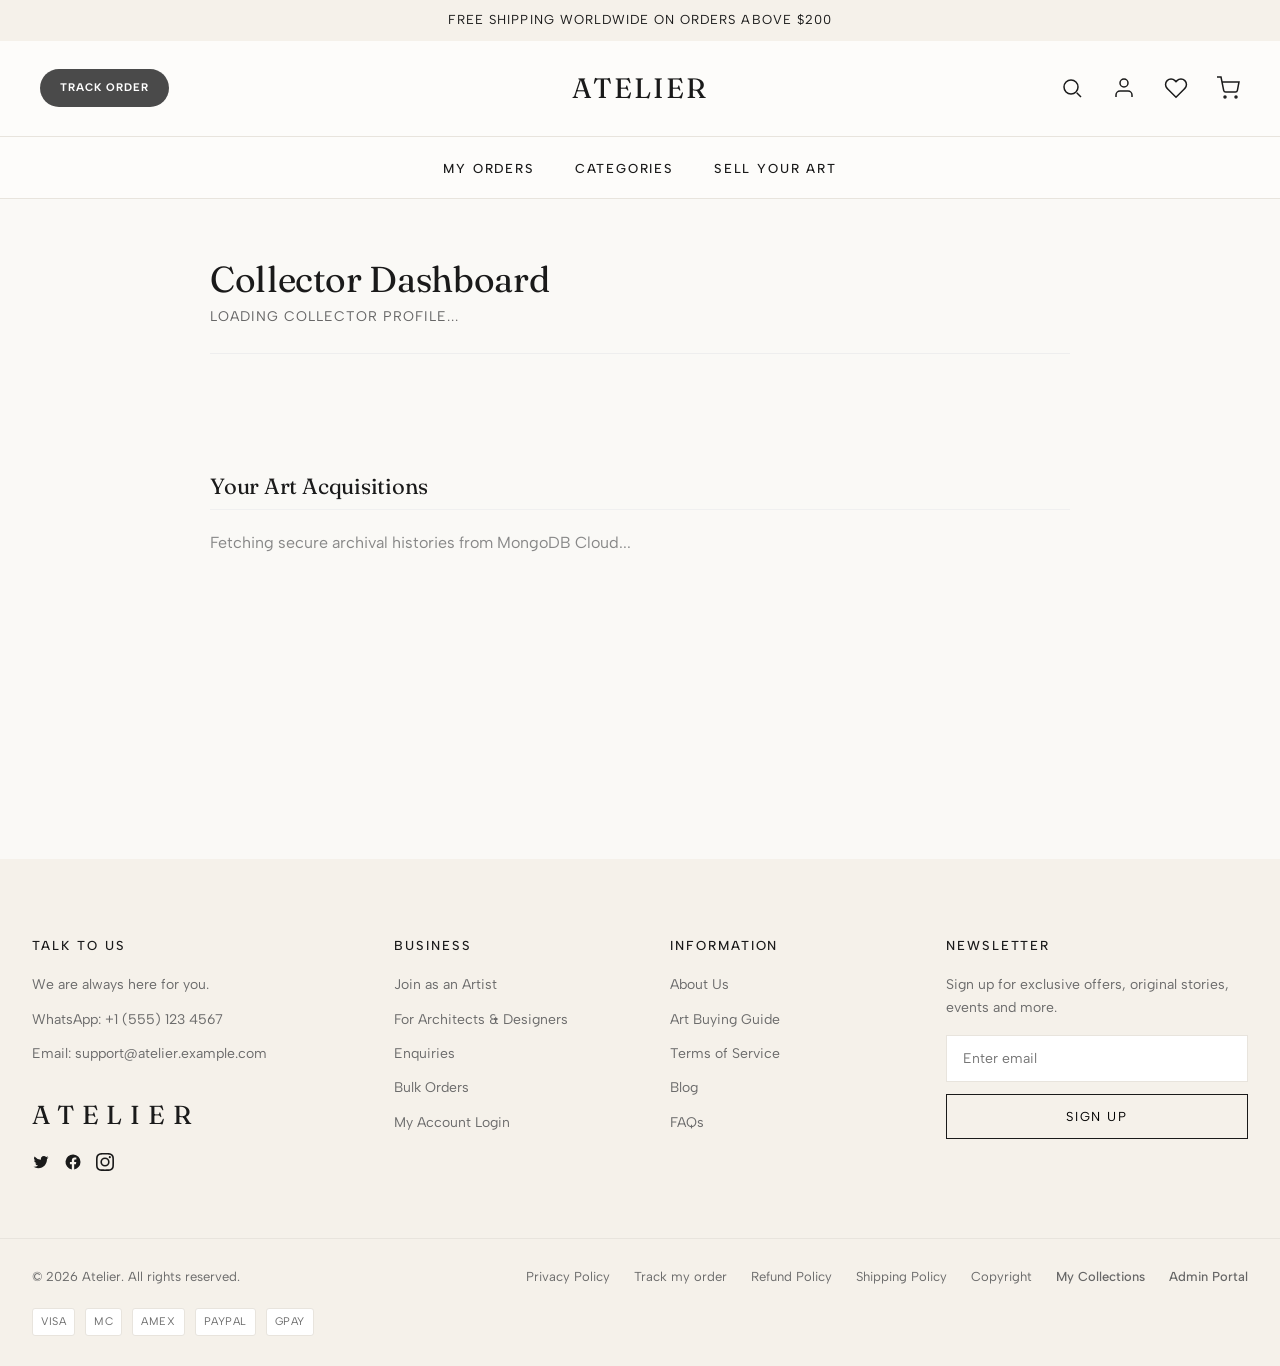
<file: account.html>
<!DOCTYPE html>
<html lang="en">
<head>
  <meta charset="UTF-8">
  <meta name="viewport" content="width=device-width, initial-scale=1.0">
  <title>Your Collection Vault | Atelier</title>
  <link rel="preconnect" href="https://fonts.googleapis.com">
  <link rel="preconnect" href="https://fonts.gstatic.com" crossorigin>
  <link href="https://fonts.googleapis.com/css2?family=Fraunces:wght@300;400;500&family=Albert+Sans:wght@300;400;500;600&display=swap" rel="stylesheet">
  <link rel="stylesheet" href="css/styles.css">
  <style>
    .account-container { max-width: 900px; margin: 60px auto; padding: 0 20px; min-height: 60vh; }
    .account-header { border-bottom: 1px solid #eee; padding-bottom: 25px; margin-bottom: 40px; }
    .account-title { font-family: 'Fraunces', serif; font-size: 36px; margin: 0 0 5px 0; }
    .collector-email { font-family: 'Albert Sans', sans-serif; font-size: 14px; color: #666; text-transform: uppercase; letter-spacing: 1px; }
    
    .section-subtitle { font-family: 'Fraunces', serif; font-size: 22px; margin-bottom: 20px; border-bottom: 1px solid #f0f0f0; padding-bottom: 10px; }
    
    .order-card { background: #fff; border: 1px solid #e0e0e0; border-radius: 4px; padding: 25px; margin-bottom: 20px; transition: box-shadow 0.3s ease; }
    .order-card:hover { box-shadow: 0 10px 25px rgba(0,0,0,0.03); }
    .order-meta-row { display: flex; justify-content: space-between; align-items: center; border-bottom: 1px dashed #eee; padding-bottom: 15px; margin-bottom: 20px; font-size: 14px; }
    
    .order-id-badge { font-weight: 600; font-family: 'Albert Sans', sans-serif; background: #f5f5f5; padding: 4px 10px; border-radius: 2px; letter-spacing: 0.5px; }
    .order-status-tag { font-size: 12px; font-weight: 600; text-transform: uppercase; letter-spacing: 1px; color: #10b981; background: rgba(16, 185, 129, 0.1); padding: 4px 12px; border-radius: 20px; }
    
    .purchased-items-list { display: flex; flex-direction: column; gap: 15px; }
    .purchased-item-thumb { width: 60px; height: 75px; object-fit: cover; border-radius: 2px; background: #fafafa; }
  </style>
</head>
<body style="background: #faf9f6;">
  
  <script src="js/header.js"></script>

  <main class="account-container">
    <header class="account-header">
      <h1 class="account-title">Collector Dashboard</h1>
      <div class="collector-email" id="collector-profile-email">Loading Collector Profile...</div>
    </header>

    <section aria-label="Purchase History Logs">
      <h2 class="section-subtitle">Your Art Acquisitions</h2>
      <div id="historical-orders-output">
        <p style="color:#888;">Fetching secure archival histories from MongoDB Cloud...</p>
      </div>
    </section>
  </main>

  <script src="js/script.js"></script>
  <script src="js/footer.js"></script>

  <script>
    document.addEventListener('DOMContentLoaded', async () => {
      const emailContainer = document.getElementById('collector-profile-email');
      const ordersOutput = document.getElementById('historical-orders-output');
      
      const storedEmail = localStorage.getItem('userEmail');
      const token = localStorage.getItem('atelierToken');

      // 🛡️ GATEKEEPER CHECK: Bounce unauthenticated traffic out immediately
      if (!token || !storedEmail) {
        if (window.showToast) window.showToast("Session missing. Routing to secure validation gateway...", true);
        setTimeout(() => { window.location.href = 'signin.html'; }, 1500);
        return;
      }

      // Display user email immediately on profile template view container
      emailContainer.textContent = `Premium Member Vault: ${storedEmail}`;

      try {
        // Query server to fetch user payload records securely
        const response = await fetch('https://atelier-api-x7yz.onrender.com/user/data', {
          method: 'POST',
          headers: {
            'Content-Type': 'application/json',
            'Authorization': `Bearer ${token}`
          },
          body: JSON.stringify({ email: storedEmail })
        });

        if (!response.ok) throw new Error("Rejected data access handshake.");
        const profileData = await response.json();
        
        const trackingOrders = profileData.orders || [];

        // Catch edge-case states where profile user document contains clean empty logs arrays
        if (trackingOrders.length === 0) {
          ordersOutput.innerHTML = `
            <div style="text-align: center; padding: 60px 20px; border: 1px dashed #ccc; background:#fff;">
              <p style="color:#666; margin-bottom: 15px;">You haven't acquired any original wall art or prints yet.</p>
              <a href="shop.html" class="btn btn-dark" style="font-size:12px;">Browse Live Collections</a>
            </div>`;
          return;
        }

        // Reverse display so newest acquisitions array items populate at the top
        trackingOrders.reverse();

        // Map and render historical tracking cards cleanly into the workspace DOM
        ordersOutput.innerHTML = trackingOrders.map(order => {
          const orderDate = new Date(order.date).toLocaleDateString('en-US', {
            year: 'numeric', month: 'long', day: 'numeric'
          });

          return `
            <div class="order-card">
              <div class="order-meta-row">
                <div>
                  <span class="order-id-badge">${order.orderId}</span>
                  <span style="color:#888; margin-left: 10px;">Acquired on ${orderDate}</span>
                </div>
                <div>
                  <span class="order-status-tag">${order.status || 'Processing'}</span>
                </div>
              </div>

              <div class="purchased-items-list">
                ${order.items.map(art => `
                  <div style="display: flex; align-items: center; gap: 15px; font-size: 15px;">
                    <img src="${art.image}" class="purchased-item-thumb" alt="${art.name}">
                    <div style="flex-grow: 1;">
                      <strong style="font-family: 'Fraunces', serif; font-size: 16px;">${art.name}</strong>
                      <div style="color: #666; font-size: 12px; text-transform: uppercase; letter-spacing: 0.5px; margin-top: 2px;">${art.category || 'Original Art'}</div>
                    </div>
                    <div style="font-weight: 500;">$${Number(art.price).toFixed(2)}</div>
                  </div>
                `).join('')}
              </div>

              <div style="text-align: right; margin-top: 20px; padding-top: 15px; border-top: 1px solid #f5f5f5; font-size: 15px;">
                <span style="color:#666;">Investment Total:</span> 
                <strong style="font-size: 18px; margin-left: 5px; color:#1a1a1a;">$${Number(order.totalAmount).toFixed(2)}</strong>
              </div>
            </div>
          `;
        }).join('');

      } catch (err) {
        console.error("Dashboard Render Pipeline Crash:", err);
        ordersOutput.innerHTML = `<p style="color:#ef4444;">Handshake timeout. Ensure local connection servers are up and active.</p>`;
      }
    });
  </script>
</body>
</html>
</file>
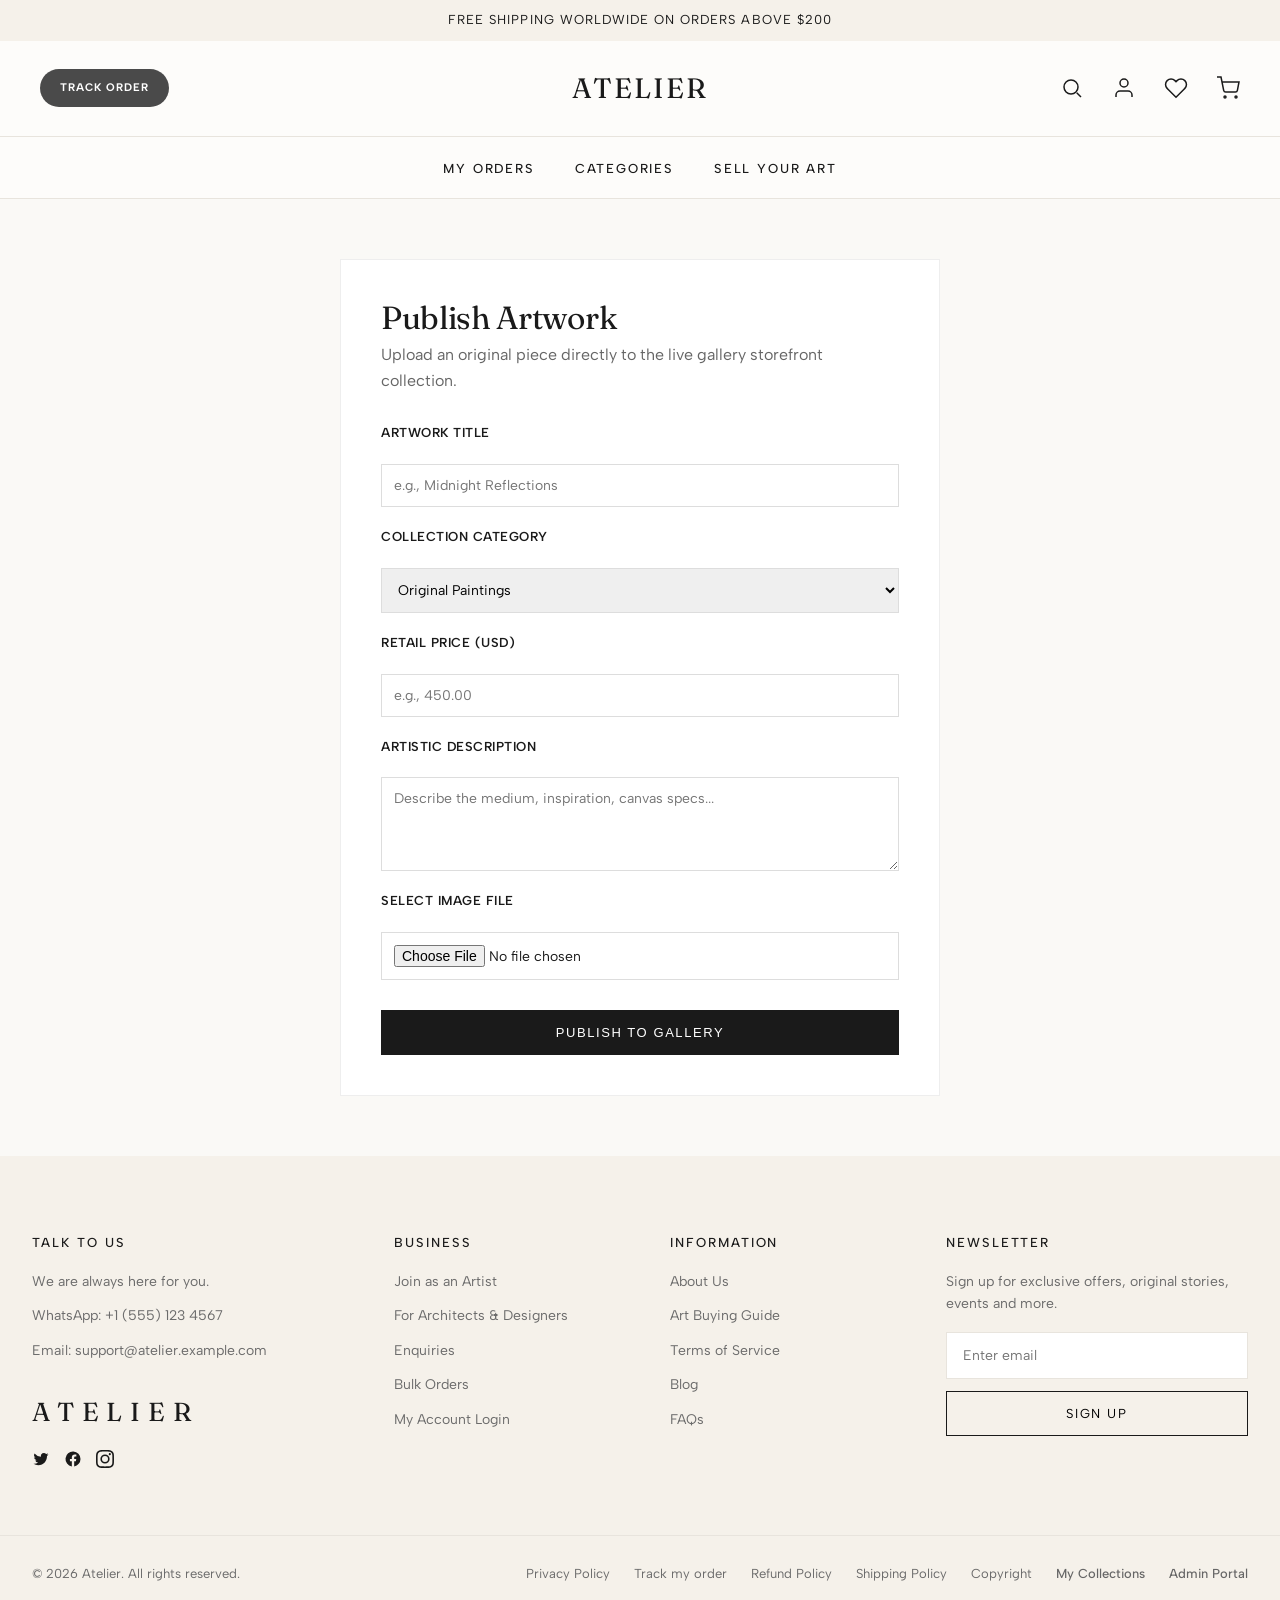
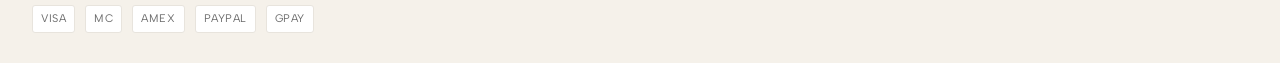
<file: admin.html>
<!DOCTYPE html>
<html lang="en">
<head>
  <meta charset="UTF-8">
  <meta name="viewport" content="width=device-width, initial-scale=1.0">
  <title>Admin Studio Portal | Atelier</title>
  <link rel="preconnect" href="https://fonts.googleapis.com">
  <link rel="preconnect" href="https://fonts.gstatic.com" crossorigin>
  <link href="https://fonts.googleapis.com/css2?family=Fraunces:wght@300;400;500&family=Albert+Sans:wght@300;400;500;600&display=swap" rel="stylesheet">
  <link rel="stylesheet" href="css/styles.css">
  <style>
    .admin-container { max-width: 600px; margin: 60px auto; padding: 40px; background: #fff; border: 1px solid #eee; }
    .admin-title { font-family: 'Fraunces', serif; font-size: 32px; margin-bottom: 5px; }
    .upload-form { display: flex; flex-direction: column; gap: 20px; margin-top: 30px; }
    .upload-form label { font-size: 13px; font-weight: 600; text-transform: uppercase; letter-spacing: 0.5px; }
    .upload-form input, .upload-form select, .upload-form textarea { padding: 12px; border: 1px solid #ddd; outline: none; font-family: inherit; font-size: 14px; }
    .upload-form input:focus, .upload-form select:focus, .upload-form textarea:focus { border-color: #1a1a1a; }
  </style>
</head>
<body style="background: #faf9f6;">
  
  <script src="js/header.js"></script>

  <main>
    <div class="admin-container">
      <h1 class="admin-title">Publish Artwork</h1>
      <p style="color: #666;">Upload an original piece directly to the live gallery storefront collection.</p>

      <form class="upload-form" id="admin-upload-form">
        <label for="art-name">Artwork Title</label>
        <input type="text" id="art-name" required placeholder="e.g., Midnight Reflections">

        <label for="art-category">Collection Category</label>
        <select id="art-category" required>
          <option value="Original Art">Original Paintings</option>
          <option value="Art Plates">Art Plates</option>
          <option value="Art Prints">Art Prints</option>
        </select>

        <label for="art-price">Retail Price (USD)</label>
        <input type="number" id="art-price" required step="0.01" placeholder="e.g., 450.00">

        <label for="art-desc">Artistic Description</label>
        <textarea id="art-desc" rows="4" placeholder="Describe the medium, inspiration, canvas specs..."></textarea>

        <label for="art-file">Select Image File</label>
        <input type="file" id="art-file" accept="image/*" required>

        <button type="submit" class="btn btn-dark" style="margin-top: 10px;" id="upload-btn">Publish to Gallery</button>
      </form>
    </div>
  </main>

  <script src="js/script.js"></script>
  <script src="js/footer.js"></script>

  <script>
    document.addEventListener('DOMContentLoaded', () => {
      const form = document.getElementById('admin-upload-form');
      const uploadBtn = document.getElementById('upload-btn');
      const token = localStorage.getItem('atelierToken');

      // Intercept instantly if a non-logged-in session attempts to parse the layout
      if (!token) {
        if (window.showToast) {
          window.showToast("Unauthorized! Redirecting to credentials gateway...", true);
        }
        setTimeout(() => { window.location.href = 'signin.html'; }, 1500);
        return;
      }

      form.onsubmit = async (e) => {
        e.preventDefault();

        uploadBtn.innerText = "Uploading to Media Engine...";
        uploadBtn.style.opacity = "0.7";
        uploadBtn.style.pointerEvents = "none";

        // Multi-part form data preparation for image files
        const formData = new FormData();
        formData.append('name', document.getElementById('art-name').value);
        formData.append('category', document.getElementById('art-category').value);
        formData.append('price', document.getElementById('art-price').value);
        formData.append('description', document.getElementById('art-desc').value);
        formData.append('image', document.getElementById('art-file').files[0]);

        try {
          const response = await fetch('https://atelier-api-x7yz.onrender.com/products/add', {
            method: 'POST',
            headers: { 
              'Authorization': `Bearer ${token}` 
            },
            body: formData 
          });

          const data = await response.json();

          if (response.ok) {
            if (window.showToast) {
              window.showToast("🎉 Success! Artwork listed on storefront.");
            }
            form.reset();
          } else {
            if (window.showToast) {
              window.showToast("Security Error: " + (data.message || "Upload rejected."), true);
            }
          }
        } catch (error) {
          console.error(error);
          if (window.showToast) {
            window.showToast("Server network handshake failed.", true);
          }
        } finally {
          uploadBtn.innerText = "Publish to Gallery";
          uploadBtn.style.opacity = "1";
          uploadBtn.style.pointerEvents = "auto";
        }
      };
    });
  </script>
</body>
</html>
</file>
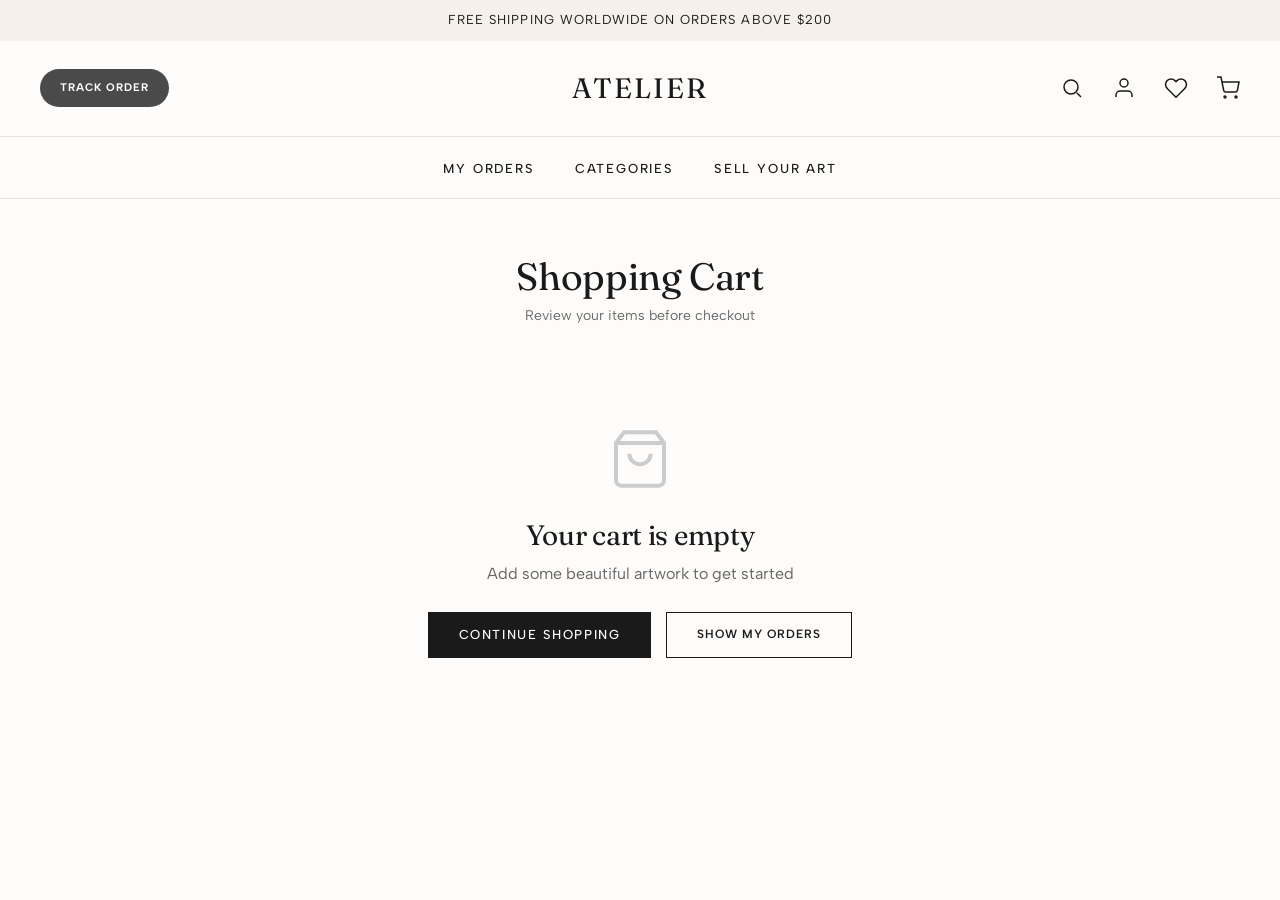
<file: cart.html>
<!DOCTYPE html>
<html lang="en">
<head>
  <meta charset="UTF-8">
  <meta name="viewport" content="width=device-width, initial-scale=1.0">
  <title>Shopping Cart | Atelier</title>
  <meta name="robots" content="noindex">
  <link rel="preconnect" href="https://fonts.googleapis.com">
  <link rel="preconnect" href="https://fonts.gstatic.com" crossorigin>
  <link href="https://fonts.googleapis.com/css2?family=Fraunces:ital,opsz,wght@0,9..144,300..600;1,9..144,300..500&family=Albert+Sans:wght@300;400;500;600&display=swap" rel="stylesheet">
  <link rel="stylesheet" href="css/styles.css">
  <style>
    .page-wrap { max-width: 860px; margin: 0 auto; padding: 56px 24px 80px; }
    .page-title { font-family: var(--font-display); font-size: 38px; font-weight: 400; margin-bottom: 6px; text-align: center; }
    .page-sub { color: var(--color-muted); margin-bottom: 40px; font-size: 14px; text-align: center; }
    .item-list { display: flex; flex-direction: column; gap: 16px; margin-bottom: 40px; }
    .item-row { display: flex; gap: 20px; align-items: center; padding: 20px; border: 1px solid var(--color-line); border-radius: 4px; background: white; }
    .item-thumb { width: 90px; height: 110px; flex-shrink: 0; border-radius: 3px; overflow: hidden; background: var(--color-cream); }
    .item-thumb img { width: 100%; height: 100%; object-fit: cover; }
    .item-info { flex: 1; }
    .item-name { font-size: 18px; font-weight: 500; margin-bottom: 4px; font-family: 'Fraunces', serif; }
    .item-price { font-size: 15px; color: var(--color-accent); font-weight: 600; margin-bottom: 14px; }
    .cart-summary { background: var(--color-cream); border-radius: 4px; padding: 28px 32px; margin-bottom: 28px; }
    .summary-row { display: flex; justify-content: space-between; font-size: 15px; margin-bottom: 12px; }
    .summary-row.total { font-size: 19px; font-weight: 600; border-top: 1px solid var(--color-line); padding-top: 14px; margin-top: 10px; margin-bottom: 0; }
    .free-tag { color: #10b981; font-weight: 600; }
    .cart-cta { display: flex; gap: 14px; flex-wrap: wrap; }
    .cart-cta .btn { flex: 1; min-width: 180px; text-align: center; }
  </style>
</head>
<body>

  <script src="js/header.js"></script>

  <main>
    <div class="page-wrap">
      <h1 class="page-title">Shopping Cart</h1>
      <p class="page-sub">Review your items before checkout</p>

      <div id="dynamic-cart-items"></div>
    </div>
  </main>

  <script src="js/script.js"></script>

</body>
</html>
</file>
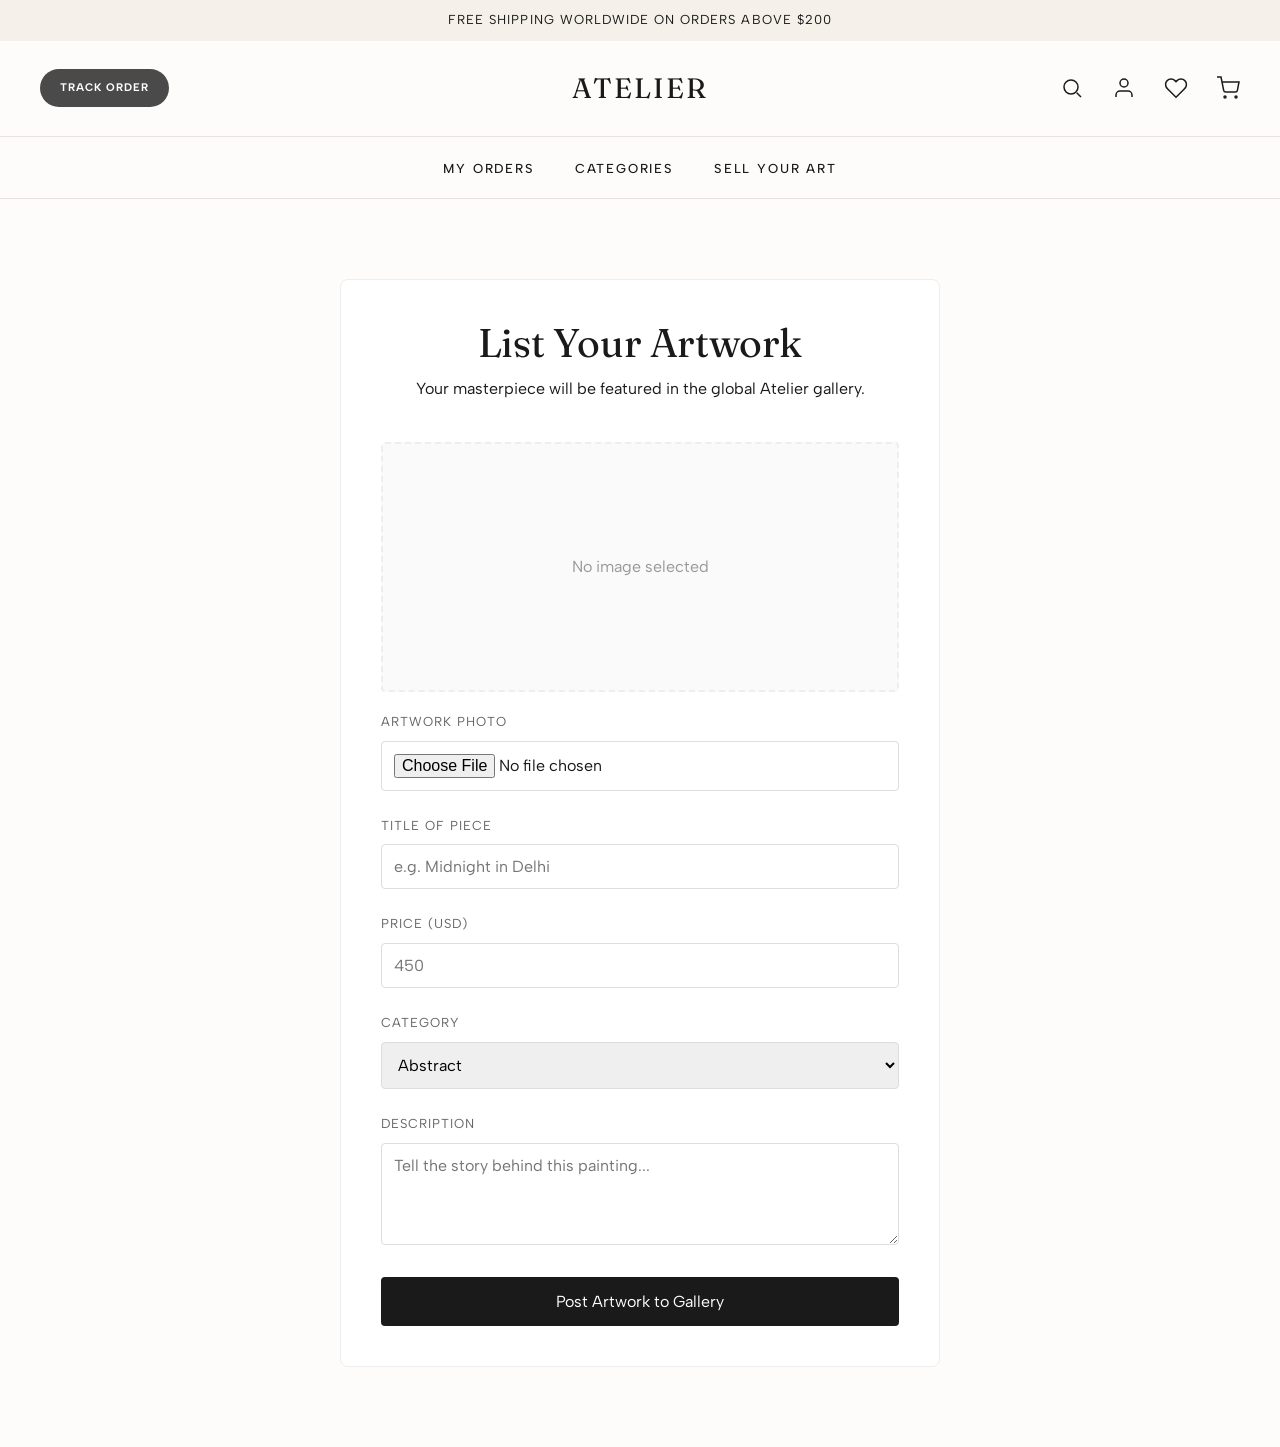
<file: sell.html>
<!DOCTYPE html>
<html lang="en">
<head>
  <meta charset="UTF-8">
  <meta name="viewport" content="width=device-width, initial-scale=1.0">
  <title>Sell Your Art | Atelier</title>
  <link rel="preconnect" href="https://fonts.googleapis.com">
  <link rel="preconnect" href="https://fonts.gstatic.com" crossorigin>
  <link href="https://fonts.googleapis.com/css2?family=Fraunces:wght@300;400;600&family=Albert+Sans:wght@300;400;600&display=swap" rel="stylesheet">
  <link rel="stylesheet" href="css/styles.css">
  <style>
    .sell-container { max-width: 600px; margin: 80px auto; padding: 40px; background: #fff; border: 1px solid #eee; border-radius: 8px; }
    .sell-header { text-align: center; margin-bottom: 40px; }
    .sell-header h1 { font-family: 'Fraunces', serif; font-size: 2.5rem; margin-bottom: 10px; }
    .form-group { margin-bottom: 25px; }
    .form-group label { display: block; font-size: 13px; text-transform: uppercase; letter-spacing: 1px; margin-bottom: 8px; color: #666; }
    .form-group input, .form-group select, .form-group textarea { width: 100%; padding: 12px; border: 1px solid #ddd; border-radius: 4px; font-family: inherit; font-size: 16px; outline: none; }
    .form-group input:focus { border-color: #1a1a1a; }
    .submit-btn { width: 100%; padding: 15px; background: #1a1a1a; color: #fff; border: none; border-radius: 4px; font-size: 16px; cursor: pointer; transition: background 0.3s; font-family: inherit; }
    .submit-btn:hover { background: #333; }
    .submit-btn:disabled { background: #999; cursor: not-allowed; }
    #image-preview { width: 100%; height: 250px; border: 2px dashed #eee; display: flex; align-items: center; justify-content: center; margin-bottom: 20px; overflow: hidden; border-radius: 4px; background: #fafafa; }
    #image-preview img { width: 100%; height: 100%; object-fit: cover; }
  </style>
</head>
<body>
  <script src="js/header.js"></script>

  <main class="container">
    <div class="sell-container">
      <div class="sell-header">
        <h1>List Your Artwork</h1>
        <p>Your masterpiece will be featured in the global Atelier gallery.</p>
      </div>

      <div id="image-preview">
        <span id="preview-text" style="color: #999;">No image selected</span>
      </div>

      <form id="uploadForm">
        <div class="form-group">
          <label for="artImage">Artwork Photo</label>
          <input type="file" id="artImage" name="image" accept="image/*" required>
        </div>

        <div class="form-group">
          <label for="artName">Title of Piece</label>
          <input type="text" id="artName" name="name" placeholder="e.g. Midnight in Delhi" required>
        </div>

        <div class="form-group">
          <label for="artPrice">Price (USD)</label>
          <input type="number" id="artPrice" name="price" placeholder="450" required>
        </div>

        <div class="form-group">
          <label for="artCategory">Category</label>
          <select id="artCategory" name="category">
            <option value="Abstract">Abstract</option>
            <option value="Landscape">Landscape</option>
            <option value="Portrait">Portrait</option>
            <option value="Modern">Modern Art</option>
            <option value="Canvas Art">Canvas Art</option>
          </select>
        </div>

        <div class="form-group">
          <label for="artDesc">Description</label>
          <textarea id="artDesc" name="description" rows="4" placeholder="Tell the story behind this painting..."></textarea>
        </div>

        <button type="submit" class="submit-btn" id="submitBtn">Post Artwork to Gallery</button>
      </form>
    </div>
  </main>

  <script src="js/script.js"></script>

  <script>
    const uploadForm = document.getElementById('uploadForm');
    const imageInput = document.getElementById('artImage');
    const previewContainer = document.getElementById('image-preview');
    const previewText = document.getElementById('preview-text');
    const submitBtn = document.getElementById('submitBtn');

    // 1. DYNAMIC PREVIEW
    imageInput.addEventListener('change', function() {
      const file = this.files[0];
      if (file) {
        const reader = new FileReader();
        reader.onload = function(e) {
          previewContainer.innerHTML = `<img src="${e.target.result}" alt="Preview">`;
        }
        reader.readAsDataURL(file);
      }
    });

    // 2. MULTIPART FORM SUBMISSION (Cloudinary + MongoDB)
    uploadForm.addEventListener('submit', async (e) => {
      e.preventDefault();
      
      submitBtn.textContent = "Uploading to Cloud...";
      submitBtn.disabled = true;

      const formData = new FormData(uploadForm);

      try {
        const response = await fetch('https://atelier-api-x7yz.onrender.com/products/add', {
          method: 'POST',
          body: formData // Body is FormData, no JSON.stringify needed
        });

        const data = await response.json();

        if (response.ok) {
          if (window.showToast) {
            window.showToast("Artwork listed successfully!");
          } else {
            alert("Artwork listed successfully!");
          }
          
          // Redirect to shop after toast is seen
          setTimeout(() => {
            window.location.href = 'shop.html';
          }, 2000);
        } else {
          alert("Upload failed: " + (data.message || "Unknown error"));
          submitBtn.textContent = "Post Artwork to Gallery";
          submitBtn.disabled = false;
        }
      } catch (error) {
        console.error("Connection Error:", error);
        alert("Cannot reach server. Is your backend running on port 5001?");
        submitBtn.textContent = "Post Artwork to Gallery";
        submitBtn.disabled = false;
      }
    });
  </script>
</body>
</html>
</file>
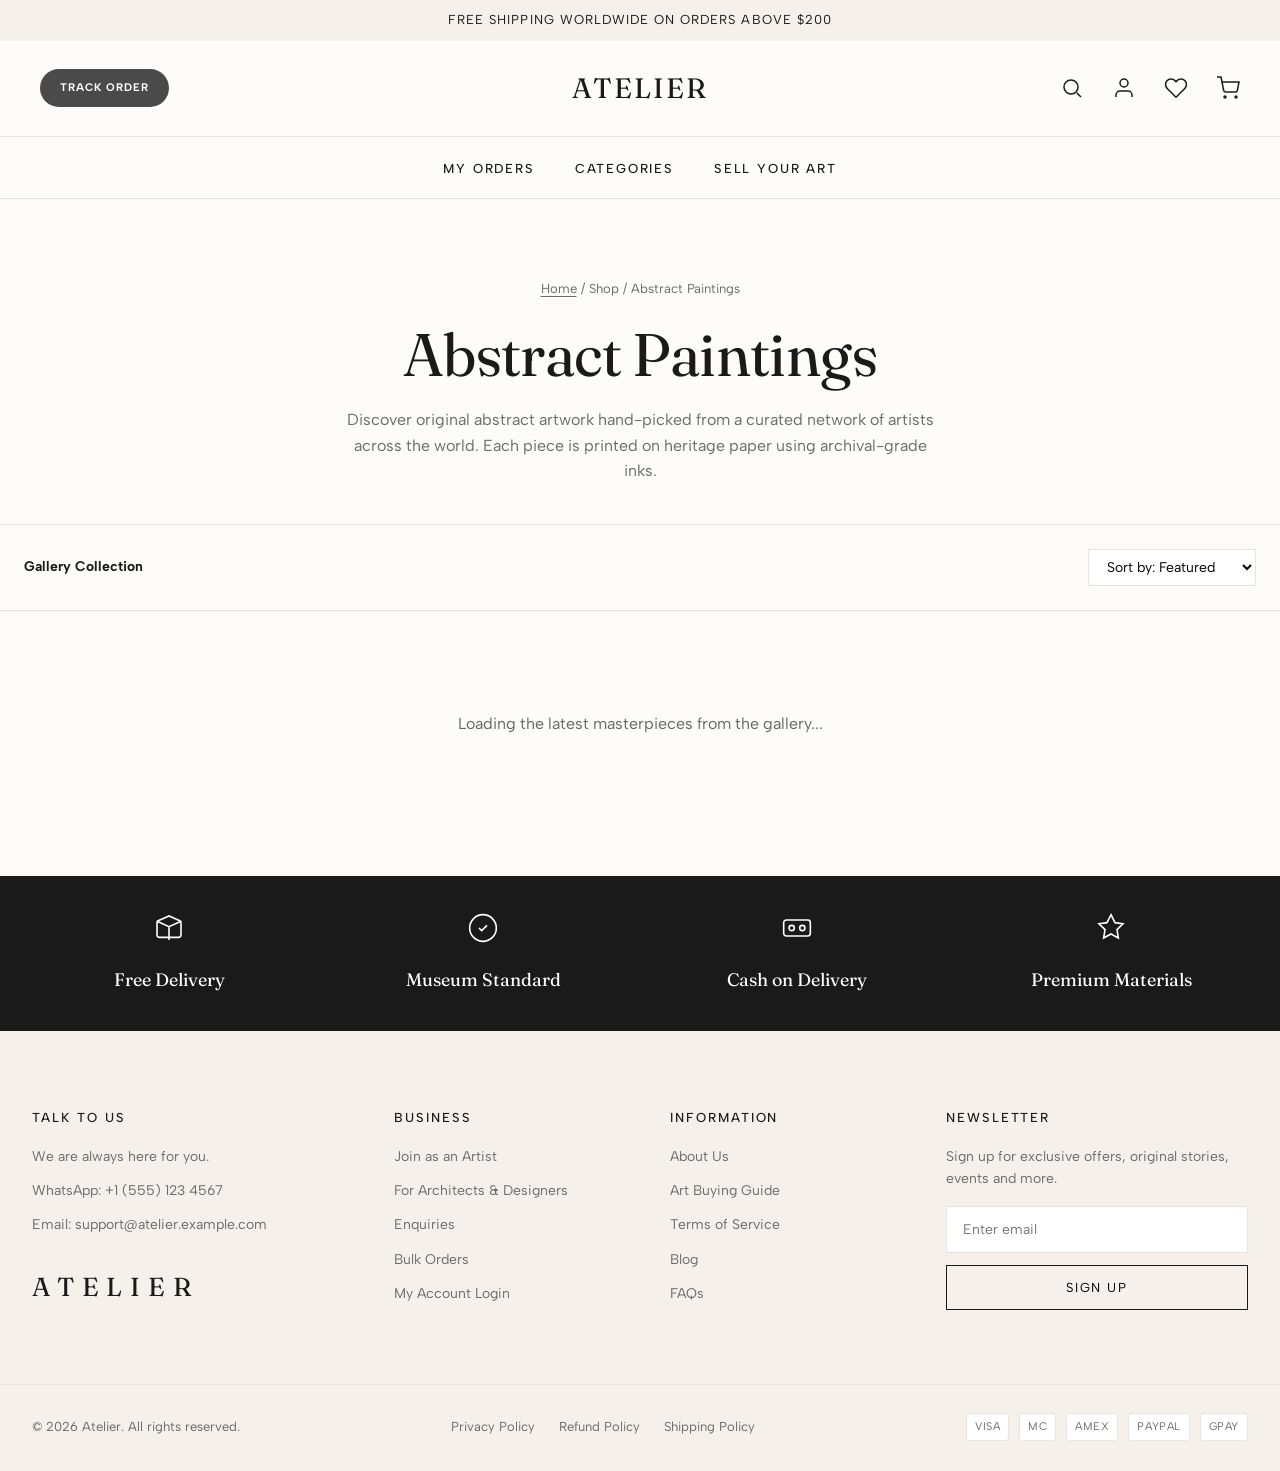
<file: shop.html>
<!DOCTYPE html>
<html lang="en">
<head>
  <meta charset="UTF-8">
  <meta name="viewport" content="width=device-width, initial-scale=1.0">
  <title>Shop Original Paintings & Art Prints | Atelier</title>
  <meta name="description" content="Browse our curated collection of original paintings, art prints, abstract paintings, botanical art, and contemporary wall art. Free worldwide shipping on orders $200+.">
  <meta name="keywords" content="shop paintings online, original artwork for sale, abstract art prints, botanical wall art, contemporary paintings, fine art prints">
  <meta name="robots" content="index, follow">
  <link rel="canonical" href="https://atelier.example.com/shop.html">

  <meta property="og:type" content="website">
  <meta property="og:title" content="Shop Original Paintings & Art Prints | Atelier">
  <meta property="og:description" content="Browse our curated collection of original paintings and contemporary wall art.">
  <meta property="og:image" content="https://atelier.example.com/assets/og-shop.jpg">

  <link rel="preconnect" href="https://fonts.googleapis.com">
  <link rel="preconnect" href="https://fonts.gstatic.com" crossorigin>
  <link href="https://fonts.googleapis.com/css2?family=Fraunces:ital,opsz,wght@0,9..144,300..600;1,9..144,300..500&family=Albert+Sans:wght@300;400;500;600&display=swap" rel="stylesheet">
  <link rel="stylesheet" href="css/styles.css">

  <script type="application/ld+json">
  {
    "@context": "https://schema.org",
    "@type": "CollectionPage",
    "name": "Shop Original Paintings & Art Prints",
    "url": "https://atelier.example.com/shop.html",
    "description": "A curated collection of original paintings, art prints, and wall art from independent artists.",
    "breadcrumb": {
      "@type": "BreadcrumbList",
      "itemListElement": [
        { "@type": "ListItem", "position": 1, "name": "Home", "item": "https://atelier.example.com/" },
        { "@type": "ListItem", "position": 2, "name": "Shop", "item": "https://atelier.example.com/shop.html" }
      ]
    }
  }
  </script>
</head>
<body>

  <script src="js/header.js"></script>

  <main>
    <header class="page-header">
      <nav class="breadcrumb" aria-label="Breadcrumb">
        <a href="index.html">Home</a> / Shop / Abstract Paintings
      </nav>
      <h1>Abstract Paintings</h1>
      <p>Discover original abstract artwork hand-picked from a curated network of artists across the world. Each piece is printed on heritage paper using archival-grade inks.</p>
    </header>

    <div class="filter-bar">
      <span><strong>Gallery Collection</strong></span>
      <select aria-label="Sort">
        <option>Sort by: Featured</option>
        <option>Price: Low to High</option>
        <option>Price: High to Low</option>
        <option>Newest</option>
        <option>Best Selling</option>
      </select>
    </div>

    <section class="product-grid" id="dynamic-product-grid" aria-label="Products">
      <div style="grid-column: 1/-1; text-align: center; padding: 60px 20px; color: #666;">
        <p>Loading the latest masterpieces from the gallery...</p>
      </div>
    </section>

  </main>

  <section class="trust-bar">
    <div class="trust-bar-grid">
      <div class="trust-item">
        <svg viewBox="0 0 24 24" fill="none" stroke="currentColor" stroke-width="1.2"><path d="M3 7v10a2 2 0 0 0 2 2h14a2 2 0 0 0 2-2V7M3 7l9-4 9 4M3 7l9 4 9-4M12 11v10"/></svg>
        <div class="trust-item-title">Free Delivery</div>
      </div>
      <div class="trust-item">
        <svg viewBox="0 0 24 24" fill="none" stroke="currentColor" stroke-width="1.2"><circle cx="12" cy="12" r="10"/><path d="m9 12 2 2 4-4"/></svg>
        <div class="trust-item-title">Museum Standard</div>
      </div>
      <div class="trust-item">
        <svg viewBox="0 0 24 24" fill="none" stroke="currentColor" stroke-width="1.2"><rect x="2" y="6" width="20" height="12" rx="2"/><circle cx="8" cy="12" r="2"/><circle cx="16" cy="12" r="2"/></svg>
        <div class="trust-item-title">Cash on Delivery</div>
      </div>
      <div class="trust-item">
        <svg viewBox="0 0 24 24" fill="none" stroke="currentColor" stroke-width="1.2"><path d="M12 2l3 6 6 .8-4.5 4.4 1 6.3L12 16.5 6.5 19.5l1-6.3L3 8.8 9 8z"/></svg>
        <div class="trust-item-title">Premium Materials</div>
      </div>
    </div>
  </section>

  <footer class="site-footer">
    <div class="footer-grid">
      <div class="footer-col">
        <h3>Talk to Us</h3>
        <p>We are always here for you.</p>
        <p>WhatsApp: +1 (555) 123 4567</p>
        <p>Email: support@atelier.example.com</p>
        <div class="footer-brand">ATELIER</div>
      </div>
      <nav class="footer-col">
        <h3>Business</h3>
        <ul>
          <li><a href="sell.html">Join as an Artist</a></li>
          <li><a href="#">For Architects &amp; Designers</a></li>
          <li><a href="#">Enquiries</a></li>
          <li><a href="#">Bulk Orders</a></li>
          <li><a href="signin.html">My Account Login</a></li>
        </ul>
      </nav>
      <nav class="footer-col">
        <h3>Information</h3>
        <ul>
          <li><a href="about.html">About Us</a></li>
          <li><a href="#">Art Buying Guide</a></li>
          <li><a href="#">Terms of Service</a></li>
          <li><a href="#">Blog</a></li>
          <li><a href="#">FAQs</a></li>
        </ul>
      </nav>
      <div class="footer-col">
        <h3>Newsletter</h3>
        <p>Sign up for exclusive offers, original stories, events and more.</p>
        <form class="newsletter-form">
          <input type="email" placeholder="Enter email" required>
          <button type="submit">Sign up</button>
        </form>
      </div>
    </div>
    <div class="footer-bottom">
      <span>© 2026 Atelier. All rights reserved.</span>
      <ul class="footer-links">
        <li><a href="#">Privacy Policy</a></li>
        <li><a href="#">Refund Policy</a></li>
        <li><a href="#">Shipping Policy</a></li>
      </ul>
      <div class="payment-icons">
        <span>VISA</span><span>MC</span><span>AMEX</span><span>PAYPAL</span><span>GPAY</span>
      </div>
    </div>
  </footer>
  
  <script src="js/product-data.js"></script>
  <script src="js/script.js"></script>

</body>
</html>
</file>
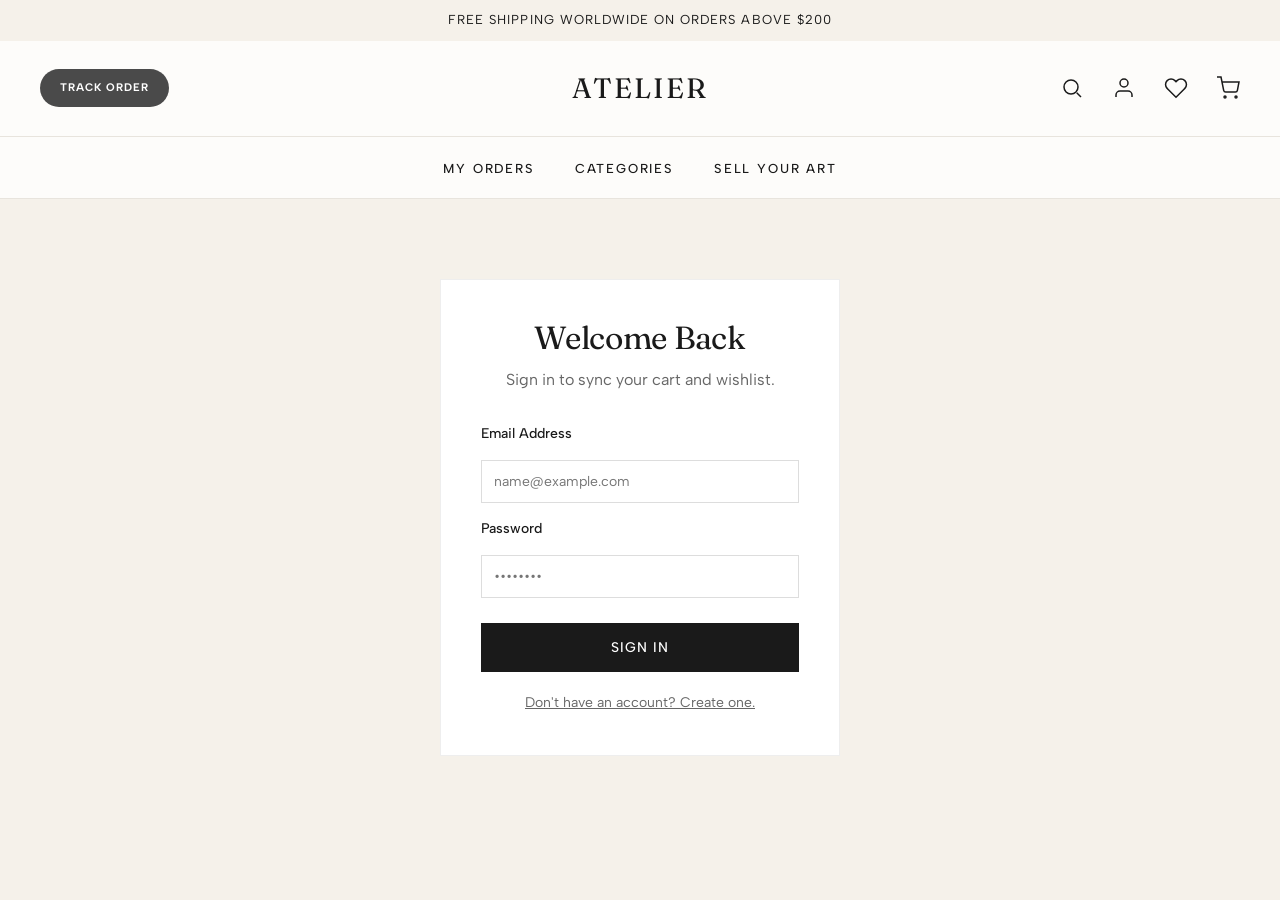
<file: signin.html>
<!DOCTYPE html>
<html lang="en">
<head>
  <meta charset="UTF-8">
  <meta name="viewport" content="width=device-width, initial-scale=1.0">
  <title>Sign In | Atelier</title>
  <link rel="preconnect" href="https://fonts.googleapis.com">
  <link rel="preconnect" href="https://fonts.gstatic.com" crossorigin>
  <link href="https://fonts.googleapis.com/css2?family=Fraunces:ital,opsz,wght@0,9..144,300..600;1,9..144,300..500&family=Albert+Sans:wght@300;400;500;600&display=swap" rel="stylesheet">
  <link rel="stylesheet" href="css/styles.css">
  <style>
    .auth-container { max-width: 400px; margin: 80px auto; padding: 40px; background: #fff; border: 1px solid #eee; text-align: center; }
    .auth-title { font-family: var(--font-display); font-size: 32px; margin-bottom: 10px; }
    .auth-form { display: flex; flex-direction: column; gap: 15px; margin-top: 30px; text-align: left; }
    .auth-form label { font-size: 14px; font-weight: 500; }
    .auth-form input { padding: 12px; border: 1px solid #ddd; outline: none; font-family: inherit; }
    .auth-form input:focus { border-color: #1a1a1a; }
    .toggle-text { margin-top: 20px; font-size: 14px; color: #666; cursor: pointer; text-decoration: underline; }
  </style>
</head>
<body style="background: var(--color-cream);">
  
  <script src="js/header.js"></script>

  <main>
    <div class="auth-container">
      <h1 class="auth-title" id="form-title">Welcome Back</h1>
      <p style="color: #666;" id="form-sub">Sign in to sync your cart and wishlist.</p>

      <form class="auth-form" id="auth-form">
        <label for="email">Email Address</label>
        <input type="email" id="email" required placeholder="name@example.com">

        <label for="password">Password</label>
        <input type="password" id="password" required placeholder="••••••••">

        <button type="submit" class="btn btn-dark" style="margin-top: 10px;" id="submit-btn">Sign In</button>
      </form>

      <div class="toggle-text" id="toggle-form">Don't have an account? Create one.</div>
      <p id="error-msg" style="color: #ef4444; font-size: 14px; margin-top: 15px; display: none;"></p>
    </div>
  </main>

<script>
  document.addEventListener('DOMContentLoaded', () => {
    let isLogin = true;
    const form = document.getElementById('auth-form');
    const toggleBtn = document.getElementById('toggle-form');
    const title = document.getElementById('form-title');
    const submitBtn = document.getElementById('submit-btn');
    const errorMsg = document.getElementById('error-msg');

    toggleBtn.onclick = () => {
      isLogin = !isLogin;
      title.textContent = isLogin ? 'Welcome Back' : 'Create Account';
      submitBtn.textContent = isLogin ? 'Sign In' : 'Create Account';
      toggleBtn.textContent = isLogin ? "Don't have an account? Create one." : "Already have an account? Sign in.";
    };

    form.onsubmit = async (e) => {
      e.preventDefault();
      console.log("Form submitted!"); 
      
      const email = document.getElementById('email').value;
      const password = document.getElementById('password').value;
      const endpoint = isLogin ? '/user/login' : '/user/register';

      // Validation check
      if (password.length < 6) {
        alert("Password must be at least 6 characters!");
        return;
      }

      try {
        console.log(`Attempting to ${isLogin ? 'login' : 'register'}...`);
        
        const response = await fetch(`https://atelier-api-x7yz.onrender.com${endpoint}`, {
          method: 'POST',
          headers: { 'Content-Type': 'application/json' },
          body: JSON.stringify({ email, password })
        });

        const data = await response.json();
        console.log("Server Response:", data);

        if (response.ok) {
          if (isLogin) {
            alert("Login Successful!");
            // 🚀 NEW: Store the production token and account data securely in local memory
            localStorage.setItem('userEmail', email);
            localStorage.setItem('atelierToken', data.token); 
            if (data.user) {
              localStorage.setItem('atelierUser', JSON.stringify(data.user));
            }
            window.location.href = 'index.html'; 
          } else {
            alert("Account created successfully! You can now log in.");
            // Switch back to login layout view automatically
            isLogin = true;
            title.textContent = 'Welcome Back';
            submitBtn.textContent = 'Sign In';
            toggleBtn.textContent = "Don't have an account? Create one.";
            document.getElementById('password').value = '';
            errorMsg.style.display = 'none';
          }
        } else {
          errorMsg.textContent = data.message || "Failed";
          errorMsg.style.display = 'block';
        }
      } catch (error) {
        console.error("Fetch Error:", error);
        alert("Server is not responding. Check your cloud setup pipeline!");
      }
    };
  });
</script>

</body>
</html>
</file>
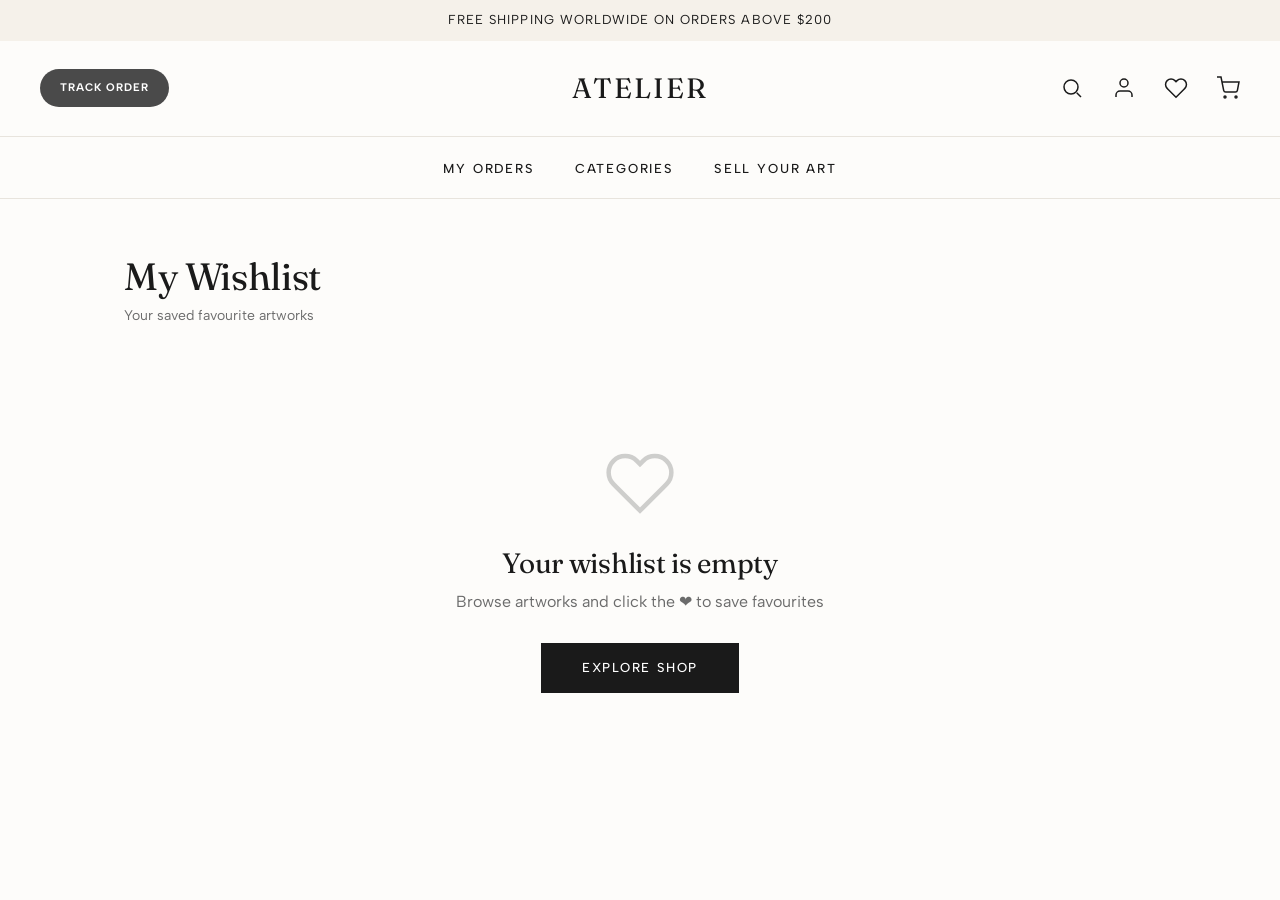
<file: wishlist.html>
<!DOCTYPE html>
<html lang="en">
<head>
  <meta charset="UTF-8">
  <meta name="viewport" content="width=device-width, initial-scale=1.0">
  <title>My Wishlist | Atelier</title>
  <meta name="robots" content="noindex">
  <link rel="preconnect" href="https://fonts.googleapis.com">
  <link rel="preconnect" href="https://fonts.gstatic.com" crossorigin>
  <link href="https://fonts.googleapis.com/css2?family=Fraunces:ital,opsz,wght@0,9..144,300..600;1,9..144,300..500&family=Albert+Sans:wght@300;400;500;600&display=swap" rel="stylesheet">
  <link rel="stylesheet" href="css/styles.css">
  <style>
    .page-wrap { max-width: 1080px; margin: 0 auto; padding: 56px 24px 80px; }
    .page-title { font-family: var(--font-display); font-size: 38px; font-weight: 400; margin-bottom: 6px; }
    .page-sub   { color: var(--color-muted); margin-bottom: 40px; font-size: 14px; }

    .wish-grid {
      display: grid;
      grid-template-columns: repeat(4, 1fr);
      gap: 24px;
      margin-bottom: 48px;
    }
    @media (max-width: 900px)  { .wish-grid { grid-template-columns: repeat(3,1fr); } }
    @media (max-width: 640px)  { .wish-grid { grid-template-columns: repeat(2,1fr); } }

    .wish-card {
      border: 1px solid var(--color-line);
      border-radius: 4px;
      overflow: hidden;
      background: white;
      transition: border-color 0.2s;
    }
    .wish-card:hover { border-color: #aaa; }

    .wish-thumb {
      width: 100%; aspect-ratio: 3/4;
      overflow: hidden; background: var(--color-cream);
    }
    .wish-thumb img { width: 100%; height: 100%; object-fit: cover; transition: transform 0.5s; }
    .wish-card:hover .wish-thumb img { transform: scale(1.04); }

    .wish-info { padding: 14px; }
    .wish-name  { font-size: 13px; font-weight: 500; line-height: 1.35; margin-bottom: 6px; }
    .wish-price { font-size: 14px; color: var(--color-accent); font-weight: 600; margin-bottom: 12px; }

    .wish-btns { display: flex; gap: 8px; }

    .btn-add-cart {
      flex: 1; padding: 9px 10px; font-size: 11px; letter-spacing: 0.07em;
      border: none; background: #0066ff; color: white;
      cursor: pointer; border-radius: 2px; font-family: var(--font-body);
      display: inline-flex; align-items: center; justify-content: center; gap: 5px;
      transition: background 0.25s;
    }
    .btn-add-cart svg { width: 13px; height: 13px; stroke: white; fill: none; stroke-width: 2; }
    .btn-add-cart:hover { background: #0052cc; }
    .btn-add-cart.in-cart {
      background: #10b981;
    }
    .btn-add-cart.in-cart:hover { background: #059669; }

    .btn-remove-wish {
      padding: 9px 12px; font-size: 11px; letter-spacing: 0.07em;
      border: 1px solid #f0a0a0; color: #c00; background: white;
      cursor: pointer; border-radius: 2px; font-family: var(--font-body);
      transition: background 0.2s;
    }
    .btn-remove-wish:hover { background: #ffe0e0; }

    .empty-state { text-align: center; padding: 80px 24px; }
    .empty-state svg { width: 72px; height: 72px; opacity: 0.2; margin-bottom: 20px; }
    .empty-state h2 { font-family: var(--font-display); font-size: 28px; margin-bottom: 10px; }
    .empty-state p  { color: var(--color-muted); margin-bottom: 28px; }

    .page-cta { text-align: center; border-top: 1px solid var(--color-line); padding-top: 28px; }
    .page-cta a { margin: 0 8px; }
  </style>
</head>
<body>
  <script src="js/header.js"></script>

  <main>
    <div class="page-wrap">
      <h1 class="page-title">My Wishlist</h1>
      <p class="page-sub">Your saved favourite artworks</p>
      <div id="wish-body"></div>
    </div>
  </main>

  <script src="js/script.js"></script>
  
  <script>
  document.addEventListener('DOMContentLoaded', () => {
    const root = document.getElementById('wish-body');

    function render() {
      // 1. Get real-time data from localStorage maps
      const wishData = JSON.parse(localStorage.getItem('wishlist') || '[]');
      const wishMap = new Map(wishData);

      const cartData = JSON.parse(localStorage.getItem('cart') || '[]');
      const cartMap = new Map(cartData);

      // 2. Handle Empty State
      if (wishMap.size === 0) {
        root.innerHTML = `
          <div class="empty-state">
            <svg viewBox="0 0 24 24" fill="none" stroke="currentColor" stroke-width="1.5">
              <path d="M20.84 4.61a5.5 5.5 0 0 0-7.78 0L12 5.67l-1.06-1.06a5.5 5.5 0 0 0-7.78 7.78l1.06 1.06L12 21.23l7.78-7.78 1.06-1.06a5.5 5.5 0 0 0 0-7.78z"/>
            </svg>
            <h2>Your wishlist is empty</h2>
            <p>Browse artworks and click the ❤ to save favourites</p>
            <a href="shop.html" class="btn btn-dark">Explore Shop</a>
          </div>`;
        return;
      }

      // 3. Render Cards
      let cards = '';
      wishMap.forEach((item, name) => {
        const price = item.price || 0;
        const img   = item.image || '';
        const inC   = cartMap.has(name);
        const safeName = name.replace(/'/g, "\\'");
        
        cards += `
          <div class="wish-card" data-name="${name}">
            <div class="wish-thumb">
              ${img ? `<img src="${img}" alt="${name}" onerror="this.parentElement.style.background='#e0d8d0'">` : ''}
            </div>
            <div class="wish-info">
              <div class="wish-name">${name}</div>
              <div class="wish-price">$${price.toFixed(2)}</div>
              <div class="wish-btns">
                <button class="btn-add-cart ${inC ? 'in-cart' : ''}" onclick="window.doAddCart('${safeName}', ${price}, '${img}', this)">
                  <svg viewBox="0 0 24 24"><path d="M6 2 3 6v14a2 2 0 0 0 2 2h14a2 2 0 0 0 2-2V6l-3-4z"/><path d="M3 6h18"/><path d="M16 10a4 4 0 0 1-8 0"/></svg>
                  ${inC ? '✓ Added' : 'Add to Cart'}
                </button>
                <button class="btn-remove-wish" onclick="window.doRemoveWish('${safeName}')">Remove</button>
              </div>
            </div>
          </div>`;
      });

      root.innerHTML = `
        <div class="wish-grid">${cards}</div>
        <div class="page-cta">
          <a href="shop.html" class="btn btn-outline">Continue Shopping</a>
          <a href="cart.html"  class="btn btn-dark">View Cart</a>
        </div>`;
    }

    // 4. Logic Handlers
    window.doAddCart = (name, price, image, btn) => {
      const cartMap = new Map(JSON.parse(localStorage.getItem('cart') || '[]'));
      
      if (cartMap.has(name)) {
        cartMap.delete(name);
      } else {
        cartMap.set(name, { name, price, image });
      }
      
      localStorage.setItem('cart', JSON.stringify([...cartMap.entries()]));
      // Use reload to trigger script.js badges and MongoDB sync
      window.location.reload();
    };

    window.doRemoveWish = (name) => {
      const wishMap = new Map(JSON.parse(localStorage.getItem('wishlist') || '[]'));
      wishMap.delete(name);
      localStorage.setItem('wishlist', JSON.stringify([...wishMap.entries()]));
      window.location.reload();
    };

    // Delay render slightly to allow script.js to finish cloud loading
    setTimeout(render, 150);
  });
  </script>
</body>
</html>
</file>
<file: css/styles.css>
/* ===================================
   ATELIER — Curated Art Marketplace
   Stylesheet
   =================================== */

:root {
  --color-bg: #fdfcfa;
  --color-cream: #f5f1ea;
  --color-ink: #1a1a1a;
  --color-muted: #6b6b6b;
  --color-line: #e8e4dd;
  --color-accent: #8b4513;
  --color-sale: #c0392b;

  --font-display: 'Fraunces', 'Playfair Display', Georgia, serif;
  --font-body: 'Albert Sans', -apple-system, BlinkMacSystemFont, sans-serif;

  --container: 1280px;
  --radius: 2px;
  --transition: 0.3s cubic-bezier(0.4, 0, 0.2, 1);
}

* {
  margin: 0;
  padding: 0;
  box-sizing: border-box;
}

html {
  scroll-behavior: smooth;
}

body {
  font-family: var(--font-body);
  font-size: 16px;
  line-height: 1.6;
  color: var(--color-ink);
  background: var(--color-bg);
  -webkit-font-smoothing: antialiased;
  -moz-osx-font-smoothing: grayscale;
}

a {
  color: inherit;
  text-decoration: none;
  transition: opacity var(--transition);
}

a:hover {
  opacity: 0.65;
}

img {
  max-width: 100%;
  height: auto;
  display: block;
}

h1, h2, h3, h4, h5, h6 {
  font-family: var(--font-display);
  font-weight: 400;
  letter-spacing: -0.01em;
  line-height: 1.15;
}

.container {
  max-width: var(--container);
  margin: 0 auto;
  padding: 0 24px;
}

/* ===== Announcement Bar ===== */
.announcement {
  background: var(--color-cream);
  padding: 10px 24px;
  text-align: center;
  font-size: 13px;
  letter-spacing: 0.08em;
  text-transform: uppercase;
  color: var(--color-ink);
  position: relative;
}

.announcement-socials {
  position: absolute;
  left: 24px;
  top: 50%;
  transform: translateY(-50%);
  display: flex;
  gap: 14px;
}

.announcement-socials a {
  display: inline-flex;
  opacity: 0.7;
}

.announcement-socials svg {
  width: 14px;
  height: 14px;
}

/* ===== Header ===== */
.site-header {
  background: var(--color-bg);
  border-bottom: 1px solid var(--color-line);
  position: sticky;
  top: 0;
  z-index: 100;
}

.header-top {
  display: grid;
  grid-template-columns: 1fr auto 1fr;
  align-items: center;
  padding: 22px 32px;
  max-width: var(--container);
  margin: 0 auto;
}

.header-search {
  display: flex;
  align-items: center;
  gap: 10px;
  font-size: 14px;
  letter-spacing: 0.05em;
  color: var(--color-ink);
  cursor: pointer;
}

.header-search svg {
  width: 18px;
  height: 18px;
}

.brand {
  font-family: var(--font-display);
  font-size: 28px;
  letter-spacing: 0.32em;
  font-weight: 400;
  text-align: center;
  color: var(--color-ink);
}

.header-actions {
  display: flex;
  justify-content: flex-end;
  gap: 28px;
  align-items: center;
  font-size: 14px;
  letter-spacing: 0.05em;
}

.header-actions a {
  display: flex;
  align-items: center;
  gap: 8px;
}

.header-actions svg {
  width: 20px;
  height: 20px;
}

.cart-wishlist-link {
  position: relative;
}

.cart-badge {
  display: inline-flex;
  align-items: center;
  justify-content: center;
  min-width: 20px;
  height: 20px;
  padding: 0 6px;
  background: #ef4444;
  color: white;
  border-radius: 10px;
  font-size: 11px;
  font-weight: 600;
  letter-spacing: 0.05em;
  position: absolute;
  top: -8px;
  right: -8px;
  font-family: var(--font-body);
}

.cart-badge.hidden {
  display: none;
}

/* ===== Navigation ===== */
.main-nav {
  border-top: 1px solid var(--color-line);
}

.nav-list {
  display: flex;
  justify-content: center;
  gap: 42px;
  list-style: none;
  padding: 18px 24px;
  max-width: var(--container);
  margin: 0 auto;
}

.nav-list a {
  font-size: 13px;
  letter-spacing: 0.14em;
  text-transform: uppercase;
  font-weight: 500;
  position: relative;
  padding: 6px 0;
}

.nav-list a:hover,
.nav-list a.active {
  opacity: 1;
}

.nav-list a.active::after {
  content: '';
  position: absolute;
  bottom: 0;
  left: 0;
  right: 0;
  height: 1px;
  background: var(--color-ink);
}

/* ===== Promo Strip ===== */
.promo-strip {
  background: #d8e2e6;
  padding: 26px 24px;
  text-align: center;
  display: grid;
  grid-template-columns: 1fr 1px 1fr;
  gap: 32px;
  align-items: center;
  max-width: var(--container);
  margin: 0 auto;
}

.promo-strip-divider {
  width: 1px;
  height: 50px;
  background: rgba(0,0,0,0.2);
}

.promo-title {
  font-family: var(--font-display);
  font-size: 28px;
  letter-spacing: 0.04em;
}

.promo-sub {
  font-size: 11px;
  letter-spacing: 0.1em;
  margin-top: 4px;
  opacity: 0.7;
}

/* ===== Hero ===== */
.hero {
  position: relative;
  min-height: 600px;
  display: flex;
  align-items: center;
  justify-content: center;
  overflow: hidden;
  background: #8e9b7e;
}

.hero-bg {
  position: absolute;
  inset: 0;
  background-image: linear-gradient(rgba(0,0,0,0.15), rgba(0,0,0,0.35)), url('https://images.unsplash.com/photo-1582555172866-f73bb12a2ab3?w=1600&q=80');
  background-size: cover;
  background-position: center;
}

.hero-content {
  position: relative;
  text-align: center;
  color: white;
  padding: 80px 24px;
  max-width: 800px;
}

.hero-eyebrow {
  font-size: 12px;
  letter-spacing: 0.3em;
  text-transform: uppercase;
  margin-bottom: 24px;
  opacity: 0.95;
}

.hero-title {
  font-family: var(--font-display);
  font-size: clamp(48px, 8vw, 110px);
  font-weight: 300;
  font-style: italic;
  line-height: 1;
  margin-bottom: 28px;
  letter-spacing: -0.02em;
}

.hero-sub {
  font-size: 16px;
  font-style: italic;
  margin-bottom: 36px;
  opacity: 0.95;
}

.btn {
  display: inline-block;
  padding: 14px 40px;
  background: white;
  color: var(--color-ink);
  font-size: 13px;
  letter-spacing: 0.12em;
  text-transform: uppercase;
  font-weight: 500;
  border: 1px solid white;
  cursor: pointer;
  transition: all var(--transition);
}

.btn:hover {
  background: transparent;
  color: white;
  opacity: 1;
}

.btn-dark {
  background: var(--color-ink);
  color: white;
  border-color: var(--color-ink);
}

.btn-dark:hover {
  background: transparent;
  color: var(--color-ink);
}

.btn-outline {
  background: transparent;
  color: var(--color-ink);
  border: 1px solid var(--color-ink);
}

.btn-outline:hover {
  background: var(--color-ink);
  color: white;
}

/* ===== Section ===== */
section {
  padding: 80px 0;
}

.section-header {
  text-align: center;
  margin-bottom: 50px;
}

.section-title {
  font-size: clamp(28px, 4vw, 42px);
  font-weight: 400;
  margin-bottom: 12px;
}

.section-link {
  display: inline-block;
  font-size: 14px;
  text-decoration: underline;
  text-underline-offset: 4px;
  color: var(--color-ink);
}

.section-nav {
  display: flex;
  gap: 20px;
  justify-content: center;
  align-items: center;
  margin-bottom: 8px;
}

.section-arrow {
  width: 36px;
  height: 36px;
  display: inline-flex;
  align-items: center;
  justify-content: center;
  border: none;
  background: transparent;
  cursor: pointer;
}

.section-arrow svg {
  width: 18px;
  height: 18px;
}

/* ===== Product Carousel ===== */
.product-carousel {
  display: grid;
  grid-template-columns: repeat(4, 1fr);
  gap: 32px;
  padding: 0 24px;
  max-width: var(--container);
  margin: 0 auto;
}

.product-card {
  position: relative;
}

.product-image {
  position: relative;
  aspect-ratio: 3/4;
  overflow: hidden;
  background: var(--color-cream);
  margin-bottom: 16px;
}

.product-image img {
  width: 100%;
  height: 100%;
  object-fit: cover;
  transition: transform 0.7s ease;
}

.product-card:hover .product-image img {
  transform: scale(1.04);
}

.product-badge {
  position: absolute;
  top: 16px;
  left: 16px;
  background: var(--color-ink);
  color: white;
  padding: 6px 12px;
  font-size: 11px;
  letter-spacing: 0.08em;
  font-weight: 500;
  z-index: 2;
}

/* ── Product Status Indicators (always-visible circles) ── */
.product-status {
  position: absolute;
  bottom: 12px;
  right: 12px;
  display: flex;
  gap: 8px;
  z-index: 5;
}

.status-indicator {
  width: 38px;
  height: 38px;
  border-radius: 50%;
  background: white;
  border: 2px solid #ddd;
  display: flex;
  align-items: center;
  justify-content: center;
  cursor: pointer;
  transition: background 0.25s, border-color 0.25s, transform 0.2s;
  box-shadow: 0 2px 8px rgba(0,0,0,0.12);
}

.status-indicator:hover {
  transform: scale(1.12);
}

/* Cart indicator – idle: blue ring */
.status-indicator.cart-status {
  border-color: #0066ff;
}
.status-indicator.cart-status svg {
  width: 17px;
  height: 17px;
  stroke: #0066ff;
  fill: none;
  stroke-width: 1.5;
  transition: stroke 0.25s;
}
/* Cart indicator – active: solid green */
.status-indicator.cart-status.active {
  background: #10b981 !important;
  border-color: #10b981 !important;
}
.status-indicator.cart-status.active svg {
  stroke: white !important;
}

/* Wishlist indicator – idle: red ring */
.status-indicator.wish-status {
  border-color: #ef4444;
}
.status-indicator.wish-status svg {
  width: 17px;
  height: 17px;
  stroke: #ef4444;
  fill: none;
  stroke-width: 1.5;
  transition: fill 0.25s, stroke 0.25s;
}
/* Wishlist indicator – active: solid red */
.status-indicator.wish-status.active {
  background: #ef4444 !important;
  border-color: #ef4444 !important;
}
.status-indicator.wish-status.active svg {
  fill: white !important;
  stroke: #ef4444 !important;
}

/* ── Hover action buttons: HIDDEN – indicators handle it ── */
.product-actions {
  display: none !important;
}

/* ── Search Overlay ── */
#search-overlay {
  position: fixed;
  top: 0;
  left: 0;
  right: 0;
  background: white;
  z-index: 9999;
  padding: 20px 40px 24px;
  box-shadow: 0 4px 24px rgba(0,0,0,0.12);
  transform: translateY(-100%);
  transition: transform 0.35s cubic-bezier(0.4,0,0.2,1);
  border-bottom: 1px solid var(--color-line);
}

#search-overlay.open {
  transform: translateY(0);
}

.search-inner {
  max-width: 700px;
  margin: 0 auto;
  display: flex;
  align-items: center;
  gap: 16px;
  border-bottom: 2px solid var(--color-ink);
  padding-bottom: 10px;
}

#search-input {
  flex: 1;
  border: none;
  outline: none;
  font-size: 22px;
  font-family: var(--font-body);
  color: var(--color-ink);
  background: transparent;
}

#search-input::placeholder {
  color: #bbb;
}

#search-close {
  background: none;
  border: none;
  cursor: pointer;
  padding: 4px;
  opacity: 0.5;
  transition: opacity 0.2s;
}

#search-close:hover { opacity: 1; }
#search-close svg { width: 24px; height: 24px; }

#search-results {
  max-width: 700px;
  margin: 16px auto 0;
  display: flex;
  flex-wrap: wrap;
  gap: 12px;
}

.search-result-item {
  display: flex;
  align-items: center;
  gap: 12px;
  padding: 10px 14px;
  border: 1px solid var(--color-line);
  border-radius: 4px;
  text-decoration: none;
  color: var(--color-ink);
  font-size: 14px;
  transition: background 0.2s, border-color 0.2s;
  width: 100%;
}

.search-result-item:hover {
  background: var(--color-cream);
  border-color: var(--color-ink);
}

.search-result-item img {
  width: 48px;
  height: 48px;
  object-fit: cover;
  border-radius: 3px;
  flex-shrink: 0;
}

.search-empty {
  color: var(--color-muted);
  font-size: 15px;
  padding: 8px 0;
}

.add-to-cart-btn {
  flex: 1;
  padding: 12px 16px;
  background: #0066ff;
  color: white;
  border: none;
  font-family: var(--font-body);
  font-size: 13px;
  letter-spacing: 0.08em;
  text-transform: uppercase;
  font-weight: 500;
  cursor: pointer;
  transition: all 0.3s ease;
  display: flex;
  align-items: center;
  justify-content: center;
  gap: 8px;
  border-radius: 2px;
}

.add-to-cart-btn:hover {
  background: #0052cc;
  transform: translateY(-2px);
}

.add-to-cart-btn.added {
  background: #10b981;
  animation: cartAdded 0.6s ease;
}

@keyframes cartAdded {
  0% {
    transform: scale(1);
  }
  50% {
    transform: scale(1.05);
  }
  100% {
    transform: scale(1);
  }
}

.add-to-cart-btn svg {
  width: 16px;
  height: 16px;
  stroke: white;
  fill: none;
  stroke-width: 2;
}

.wishlist-icon-btn {
  width: 48px;
  height: 48px;
  background: white;
  border: 1px solid var(--color-line);
  cursor: pointer;
  display: flex;
  align-items: center;
  justify-content: center;
  transition: all 0.3s ease;
  border-radius: 2px;
}

.wishlist-icon-btn:hover {
  border-color: var(--color-ink);
  transform: translateY(-2px);
}

.wishlist-icon-btn svg {
  width: 20px;
  height: 20px;
  stroke: var(--color-ink);
  fill: none;
  stroke-width: 1.5;
  transition: all 0.3s ease;
}

.wishlist-icon-btn.added svg {
  fill: #ef4444;
  stroke: #ef4444;
  animation: wishlistAdded 0.5s ease;
}

@keyframes wishlistAdded {
  0% {
    transform: scale(1) rotate(0deg);
  }
  50% {
    transform: scale(1.2) rotate(10deg);
  }
  100% {
    transform: scale(1) rotate(0deg);
  }
}

.product-name {
  font-size: 15px;
  font-family: var(--font-body);
  font-weight: 400;
  margin-bottom: 6px;
  line-height: 1.3;
}

.product-price {
  font-size: 14px;
  display: flex;
  align-items: center;
  gap: 10px;
  flex-wrap: wrap;
}

.product-price .price-original {
  text-decoration: line-through;
  color: var(--color-muted);
}

.product-price .sale-label {
  color: var(--color-sale);
  font-size: 13px;
}

/* ===== Categories Grid ===== */
.category-grid {
  display: grid;
  grid-template-columns: repeat(3, 1fr);
  gap: 16px;
  padding: 0 24px;
  max-width: var(--container);
  margin: 0 auto;
}

.category-card {
  position: relative;
  aspect-ratio: 4/5;
  overflow: hidden;
  background: var(--color-cream);
}

.category-card img {
  width: 100%;
  height: 100%;
  object-fit: cover;
  transition: transform 0.7s ease;
}

.category-card:hover img {
  transform: scale(1.05);
}

.category-card-label {
  position: absolute;
  bottom: 24px;
  left: 24px;
  right: 24px;
  color: white;
  font-family: var(--font-display);
  font-size: 24px;
  text-shadow: 0 2px 12px rgba(0,0,0,0.4);
}

/* ===== Trust Bar ===== */
.trust-bar {
  background: var(--color-ink);
  color: white;
  padding: 36px 24px;
}

.trust-bar-grid {
  display: grid;
  grid-template-columns: repeat(4, 1fr);
  gap: 24px;
  max-width: var(--container);
  margin: 0 auto;
  text-align: center;
}

.trust-item svg {
  width: 32px;
  height: 32px;
  margin-bottom: 14px;
  stroke: white;
  fill: none;
  stroke-width: 1.2;
}

.trust-item-title {
  font-family: var(--font-display);
  font-size: 18px;
  font-weight: 400;
}

/* ===== Marquee ===== */
.marquee {
  background: var(--color-cream);
  padding: 28px 0;
  overflow: hidden;
}

.marquee-track {
  display: flex;
  gap: 60px;
  animation: scroll 40s linear infinite;
  white-space: nowrap;
  font-family: var(--font-display);
  font-size: 22px;
  align-items: center;
}

.marquee-track span {
  display: inline-flex;
  align-items: center;
  gap: 60px;
}

.marquee-star {
  display: inline-block;
  font-size: 14px;
  opacity: 0.5;
}

@keyframes scroll {
  from { transform: translateX(0); }
  to { transform: translateX(-50%); }
}

/* ===== Feature Section ===== */
.feature-section {
  display: grid;
  grid-template-columns: 1fr 1fr;
  gap: 80px;
  align-items: center;
  padding: 80px 24px;
  max-width: var(--container);
  margin: 0 auto;
}

.feature-content .eyebrow {
  font-size: 12px;
  letter-spacing: 0.18em;
  text-transform: uppercase;
  margin-bottom: 18px;
  color: var(--color-muted);
}

.feature-content h2 {
  font-size: clamp(32px, 4vw, 48px);
  text-transform: uppercase;
  margin-bottom: 24px;
}

.feature-content p {
  font-size: 16px;
  color: var(--color-muted);
  margin-bottom: 28px;
  max-width: 460px;
}

.feature-image {
  position: relative;
}

.feature-image img {
  width: 100%;
  border-radius: var(--radius);
}

/* ===== Brand Logos ===== */
.brand-logos {
  background: white;
  padding: 60px 0;
  overflow: hidden;
}

.brand-logos-track {
  display: flex;
  gap: 80px;
  align-items: center;
  justify-content: space-around;
  flex-wrap: wrap;
  padding: 0 24px;
  max-width: var(--container);
  margin: 0 auto;
}

.brand-logo {
  font-family: var(--font-display);
  font-size: 22px;
  letter-spacing: 0.05em;
  opacity: 0.45;
  white-space: nowrap;
}

/* ===== About Strip ===== */
.about-strip {
  display: grid;
  grid-template-columns: 1fr 1fr;
  gap: 80px;
  padding: 100px 24px;
  max-width: var(--container);
  margin: 0 auto;
}

.about-strip h2 {
  font-size: 28px;
  text-transform: uppercase;
  margin-bottom: 24px;
}

.about-strip p {
  margin-bottom: 16px;
  color: var(--color-muted);
  font-size: 15px;
  line-height: 1.7;
}

/* ===== Footer ===== */
.site-footer {
  background: var(--color-cream);
  padding: 80px 0 30px;
}

.footer-grid {
  display: grid;
  grid-template-columns: 1.4fr 1fr 1fr 1.4fr;
  gap: 60px;
  padding: 0 32px;
  max-width: var(--container);
  margin: 0 auto;
}

.footer-col h3 {
  font-size: 13px;
  letter-spacing: 0.15em;
  text-transform: uppercase;
  margin-bottom: 20px;
  font-family: var(--font-body);
  font-weight: 500;
}

.footer-col ul {
  list-style: none;
}

.footer-col li {
  margin-bottom: 12px;
  font-size: 14px;
  color: var(--color-muted);
}

.footer-col p {
  font-size: 14px;
  color: var(--color-muted);
  margin-bottom: 12px;
}

.footer-brand {
  font-family: var(--font-display);
  font-size: 26px;
  letter-spacing: 0.3em;
  margin-top: 30px;
  margin-bottom: 16px;
}

.footer-socials {
  display: flex;
  gap: 14px;
  margin-top: 16px;
}

.footer-socials svg {
  width: 18px;
  height: 18px;
}

.newsletter-form {
  margin-top: 16px;
}

.newsletter-form input {
  width: 100%;
  padding: 14px 16px;
  border: 1px solid var(--color-line);
  background: white;
  font-family: var(--font-body);
  font-size: 14px;
  margin-bottom: 12px;
}

.newsletter-form button {
  width: 100%;
  padding: 14px;
  background: transparent;
  border: 1px solid var(--color-ink);
  font-family: var(--font-body);
  font-size: 13px;
  letter-spacing: 0.12em;
  text-transform: uppercase;
  cursor: pointer;
  transition: all var(--transition);
}

.newsletter-form button:hover {
  background: var(--color-ink);
  color: white;
}

.footer-bottom {
  border-top: 1px solid var(--color-line);
  margin-top: 60px;
  padding: 28px 32px 0;
  max-width: var(--container);
  margin-left: auto;
  margin-right: auto;
  display: flex;
  justify-content: space-between;
  align-items: center;
  flex-wrap: wrap;
  gap: 20px;
  font-size: 13px;
  color: var(--color-muted);
}

.footer-links {
  display: flex;
  gap: 24px;
  list-style: none;
  flex-wrap: wrap;
}

.payment-icons {
  display: flex;
  gap: 10px;
  font-size: 11px;
  letter-spacing: 0.05em;
}

.payment-icons span {
  padding: 4px 8px;
  border: 1px solid var(--color-line);
  background: white;
  border-radius: 3px;
}

/* ===== Page-specific: Product Listing ===== */
.page-header {
  text-align: center;
  padding: 80px 24px 40px;
  max-width: var(--container);
  margin: 0 auto;
}

.page-header h1 {
  font-size: clamp(36px, 5vw, 60px);
  margin-bottom: 18px;
}

.page-header p {
  color: var(--color-muted);
  max-width: 600px;
  margin: 0 auto;
  font-size: 16px;
}

.breadcrumb {
  font-size: 13px;
  color: var(--color-muted);
  margin-bottom: 20px;
}

.breadcrumb a {
  color: var(--color-muted);
  text-decoration: underline;
  text-underline-offset: 3px;
}

.filter-bar {
  display: flex;
  justify-content: space-between;
  align-items: center;
  padding: 24px;
  border-top: 1px solid var(--color-line);
  border-bottom: 1px solid var(--color-line);
  max-width: var(--container);
  margin: 0 auto 40px;
  font-size: 14px;
}

.filter-bar select {
  border: 1px solid var(--color-line);
  padding: 8px 14px;
  background: white;
  font-family: var(--font-body);
  font-size: 14px;
  cursor: pointer;
}

.product-grid {
  display: grid;
  grid-template-columns: repeat(4, 1fr);
  gap: 32px 28px;
  padding: 0 24px 80px;
  max-width: var(--container);
  margin: 0 auto;
}

/* ===== Page-specific: Product Detail ===== */
.product-detail {
  display: grid;
  grid-template-columns: 90px 1fr 1fr;
  gap: 24px 48px;
  padding: 40px 24px 80px;
  max-width: var(--container);
  margin: 0 auto;
}

.product-thumbs {
  display: flex;
  flex-direction: column;
  gap: 12px;
}

.product-thumb {
  width: 90px;
  height: 90px;
  background: var(--color-cream);
  overflow: hidden;
  cursor: pointer;
  border: 1px solid transparent;
}

.product-thumb.active {
  border-color: var(--color-ink);
}

.product-thumb img {
  width: 100%;
  height: 100%;
  object-fit: cover;
}

.product-gallery {
  position: relative;
  aspect-ratio: 1;
  background: var(--color-cream);
  overflow: hidden;
}

.product-gallery img {
  width: 100%;
  height: 100%;
  object-fit: cover;
}

.product-info h1 {
  font-size: clamp(28px, 3.5vw, 42px);
  margin-bottom: 16px;
  line-height: 1.15;
}

.product-info .product-price {
  font-size: 20px;
  margin-bottom: 24px;
}

.product-info .by-artist {
  font-size: 14px;
  color: var(--color-muted);
  margin-bottom: 24px;
  padding-bottom: 20px;
  border-bottom: 1px solid var(--color-line);
}

.product-info .by-artist a {
  text-decoration: underline;
  text-underline-offset: 3px;
}

.size-options {
  margin-bottom: 24px;
}

.size-options h4 {
  font-size: 13px;
  letter-spacing: 0.08em;
  text-transform: uppercase;
  margin-bottom: 12px;
  font-family: var(--font-body);
  font-weight: 500;
}

.size-buttons {
  display: flex;
  gap: 10px;
  flex-wrap: wrap;
}

.size-button {
  padding: 12px 24px;
  border: 1px solid var(--color-line);
  background: white;
  cursor: pointer;
  font-family: var(--font-body);
  font-size: 13px;
  transition: all var(--transition);
}

.size-button:hover,
.size-button.active {
  border-color: var(--color-ink);
}

.add-to-cart {
  display: flex;
  gap: 12px;
  margin-bottom: 24px;
}

.add-to-cart .btn {
  flex: 1;
  padding: 18px;
}

.wishlist-btn {
  width: 56px;
  background: white;
  border: 1px solid var(--color-line);
  cursor: pointer;
}

.delivery-info {
  background: var(--color-cream);
  padding: 24px;
  margin-bottom: 24px;
}

.delivery-info h4 {
  font-size: 14px;
  font-family: var(--font-body);
  font-weight: 500;
  margin-bottom: 14px;
}

.delivery-steps {
  display: flex;
  justify-content: space-between;
  position: relative;
}

.delivery-steps::before {
  content: '';
  position: absolute;
  top: 16px;
  left: 10%;
  right: 10%;
  height: 1px;
  background: var(--color-line);
}

.delivery-step {
  text-align: center;
  position: relative;
  flex: 1;
}

.delivery-step-icon {
  width: 32px;
  height: 32px;
  background: white;
  border: 1px solid var(--color-line);
  border-radius: 50%;
  margin: 0 auto 8px;
  display: flex;
  align-items: center;
  justify-content: center;
  position: relative;
  z-index: 1;
}

.delivery-step-icon svg {
  width: 14px;
  height: 14px;
}

.delivery-step-label {
  font-size: 12px;
  font-weight: 500;
}

.delivery-step-date {
  font-size: 11px;
  color: var(--color-muted);
  margin-top: 2px;
}

.product-description {
  padding: 60px 24px;
  max-width: 900px;
  margin: 0 auto;
}

.product-description h2 {
  font-size: 24px;
  margin-bottom: 20px;
  font-family: var(--font-body);
  font-weight: 500;
  letter-spacing: 0.02em;
}

.product-description p {
  margin-bottom: 16px;
  color: var(--color-muted);
  font-size: 15px;
  line-height: 1.8;
}

.product-description strong {
  color: var(--color-ink);
  font-weight: 500;
}

/* ===== Page-specific: Sell ===== */
.sell-hero {
  background: linear-gradient(rgba(0,0,0,0.4), rgba(0,0,0,0.5)),
    url('https://images.unsplash.com/photo-1513519245088-0e12902e5a38?w=1600&q=80');
  background-size: cover;
  background-position: center;
  min-height: 480px;
  display: flex;
  align-items: center;
  justify-content: center;
  text-align: center;
  color: white;
}

.sell-steps {
  display: grid;
  grid-template-columns: repeat(3, 1fr);
  gap: 60px;
  padding: 80px 24px;
  max-width: var(--container);
  margin: 0 auto;
}

.sell-step {
  text-align: center;
}

.sell-step-num {
  font-family: var(--font-display);
  font-size: 64px;
  font-style: italic;
  font-weight: 300;
  color: var(--color-accent);
  margin-bottom: 16px;
  line-height: 1;
}

.sell-step h3 {
  font-size: 22px;
  margin-bottom: 14px;
}

.sell-step p {
  color: var(--color-muted);
  font-size: 15px;
}

/* ===== Page-specific: Auth ===== */
.auth-wrap {
  min-height: 70vh;
  display: flex;
  align-items: center;
  justify-content: center;
  padding: 40px 24px;
  background: var(--color-cream);
}

.auth-card {
  background: white;
  padding: 56px 48px;
  max-width: 440px;
  width: 100%;
  border: 1px solid var(--color-line);
}

.auth-logo {
  text-align: center;
  font-family: var(--font-display);
  font-size: 36px;
  letter-spacing: 0.3em;
  margin-bottom: 8px;
}

.auth-logo-sub {
  text-align: center;
  font-size: 11px;
  letter-spacing: 0.3em;
  color: var(--color-muted);
  margin-bottom: 40px;
}

.auth-card h1 {
  font-size: 28px;
  margin-bottom: 8px;
}

.auth-card .sub {
  color: var(--color-muted);
  font-size: 14px;
  margin-bottom: 32px;
}

.auth-form {
  display: flex;
  flex-direction: column;
  gap: 14px;
}

.auth-form input {
  padding: 16px;
  border: 1px solid var(--color-line);
  font-family: var(--font-body);
  font-size: 14px;
  background: white;
}

.auth-form button {
  padding: 16px;
  background: var(--color-ink);
  color: white;
  border: none;
  font-family: var(--font-body);
  font-size: 14px;
  letter-spacing: 0.08em;
  cursor: pointer;
  transition: opacity var(--transition);
}

.auth-form button:hover {
  opacity: 0.85;
}

.auth-divider {
  text-align: center;
  margin: 24px 0;
  font-size: 13px;
  color: var(--color-muted);
}

.auth-shop {
  padding: 16px;
  background: #5a31f4;
  color: white;
  border: none;
  font-family: var(--font-body);
  font-size: 14px;
  font-weight: 500;
  width: 100%;
  cursor: pointer;
  transition: opacity var(--transition);
}

.auth-shop:hover {
  opacity: 0.9;
}

.auth-check {
  display: flex;
  align-items: center;
  gap: 10px;
  font-size: 13px;
  color: var(--color-muted);
  margin-top: 16px;
}

.auth-terms {
  text-align: center;
  margin-top: 20px;
  font-size: 12px;
  color: var(--color-muted);
}

.auth-terms a {
  text-decoration: underline;
}

/* ===== Responsive ===== */
@media (max-width: 1024px) {
  .nav-list {
    gap: 24px;
  }
  .product-carousel,
  .product-grid {
    grid-template-columns: repeat(3, 1fr);
  }
  .category-grid {
    grid-template-columns: repeat(2, 1fr);
  }
  .feature-section,
  .about-strip {
    grid-template-columns: 1fr;
    gap: 40px;
  }
  .footer-grid {
    grid-template-columns: 1fr 1fr;
    gap: 40px;
  }
  .product-detail {
    grid-template-columns: 70px 1fr;
  }
  .product-detail .product-info {
    grid-column: 1 / -1;
  }
}

@media (max-width: 768px) {
  .header-top {
    grid-template-columns: auto 1fr auto;
    padding: 16px 20px;
  }
  .header-search span,
  .header-actions a span {
    display: none;
  }
  .brand {
    font-size: 22px;
  }
  .nav-list {
    overflow-x: auto;
    justify-content: flex-start;
    gap: 20px;
    padding: 14px 20px;
    scrollbar-width: none;
  }
  .nav-list::-webkit-scrollbar {
    display: none;
  }
  .nav-list a {
    white-space: nowrap;
    font-size: 12px;
  }
  .announcement-socials {
    display: none;
  }
  .promo-strip {
    grid-template-columns: 1fr;
    gap: 18px;
  }
  .promo-strip-divider {
    width: 50px;
    height: 1px;
  }
  .promo-title {
    font-size: 22px;
  }
  .product-carousel,
  .product-grid {
    grid-template-columns: repeat(2, 1fr);
    gap: 20px;
  }
  .category-grid {
    grid-template-columns: 1fr;
  }
  .trust-bar-grid {
    grid-template-columns: repeat(2, 1fr);
    gap: 30px;
  }
  .footer-grid {
    grid-template-columns: 1fr;
  }
  .footer-bottom {
    flex-direction: column;
    align-items: flex-start;
  }
  section { padding: 50px 0; }
  .sell-steps {
    grid-template-columns: 1fr;
  }
  .auth-card {
    padding: 36px 28px;
  }
}

/* ── Toast Notifications ── */
.toast-container {
  position: fixed;
  bottom: 30px;
  right: 30px;
  display: flex;
  flex-direction: column;
  gap: 10px;
  z-index: 9999;
}

.toast {
  background: #1a1a1a;
  color: white;
  padding: 14px 24px;
  border-radius: 4px;
  font-family: var(--font-body);
  font-size: 14px;
  letter-spacing: 0.03em;
  box-shadow: 0 10px 30px rgba(0,0,0,0.2);
  display: flex;
  align-items: center;
  gap: 12px;
  animation: slideInRight 0.4s ease forwards, fadeOut 0.4s ease 2.6s forwards;
}

.toast-icon {
  color: #10b981; /* Green for success */
  font-weight: bold;
}

@keyframes slideInRight {
  from { transform: translateX(100%); opacity: 0; }
  to { transform: translateX(0); opacity: 1; }
}

@keyframes fadeOut {
  from { opacity: 1; }
  to { opacity: 0; }
}

.search-wrap { position: relative; }

.suggestions-dropdown {
    position: absolute;
    top: 100%;
    left: 0;
    right: 0;
    background: white;
    border: 1px solid #eee;
    border-top: none;
    max-height: 300px;
    overflow-y: auto;
    z-index: 1000;
    display: none; /* Hidden by default */
    box-shadow: 0 10px 20px rgba(0,0,0,0.05);
}

.suggestion-item {
    padding: 12px 16px;
    cursor: pointer;
    display: flex;
    align-items: center;
    gap: 12px;
    transition: background 0.2s;
    border-bottom: 1px solid #fafafa;
}

.suggestion-item:hover { background: #f9f9f9; }

.suggestion-item img {
    width: 40px;
    height: 40px;
    object-fit: cover;
    border-radius: 2px;
}

.suggestion-text {
    font-size: 13px;
    color: #1a1a1a;
}

/* ── PREMIUM UX UPGRADES ── */

/* 1. Custom Toast Notifications (Glassmorphism) */
#toast-container {
  position: fixed;
  bottom: 30px;
  right: 30px;
  z-index: 9999;
  display: flex;
  flex-direction: column;
  gap: 10px;
}

.toast {
  background: rgba(26, 26, 26, 0.85);
  backdrop-filter: blur(10px); /* 🌟 The Glassmorphism effect */
  -webkit-backdrop-filter: blur(10px);
  color: #fff;
  padding: 16px 24px;
  border-radius: 4px;
  font-family: 'Albert Sans', sans-serif;
  font-size: 14px;
  font-weight: 500;
  letter-spacing: 0.5px;
  box-shadow: 0 10px 30px rgba(0, 0, 0, 0.15);
  transform: translateX(120%);
  opacity: 0;
  transition: transform 0.4s cubic-bezier(0.175, 0.885, 0.32, 1.275), opacity 0.4s ease;
}

.toast.show {
  transform: translateX(0);
  opacity: 1;
}

.toast.error {
  background: rgba(220, 38, 38, 0.9); /* Deep Red for errors */
}

/* 2. Skeleton Shimmer Loaders */
.skeleton-card {
  display: flex;
  flex-direction: column;
  gap: 10px;
}

.skeleton-image, .skeleton-text {
  background: #eee;
  background: linear-gradient(110deg, #ececec 8%, #f5f5f5 18%, #ececec 33%);
  background-size: 200% 100%;
  animation: 1.5s shimmer linear infinite;
  border-radius: 2px;
}

.skeleton-image {
  width: 100%;
  aspect-ratio: 4/5;
}

.skeleton-text {
  height: 16px;
  width: 70%;
}

.skeleton-text.short {
  width: 40%;
}

@keyframes shimmer {
  to { background-position-x: -200%; }
}
</file>
